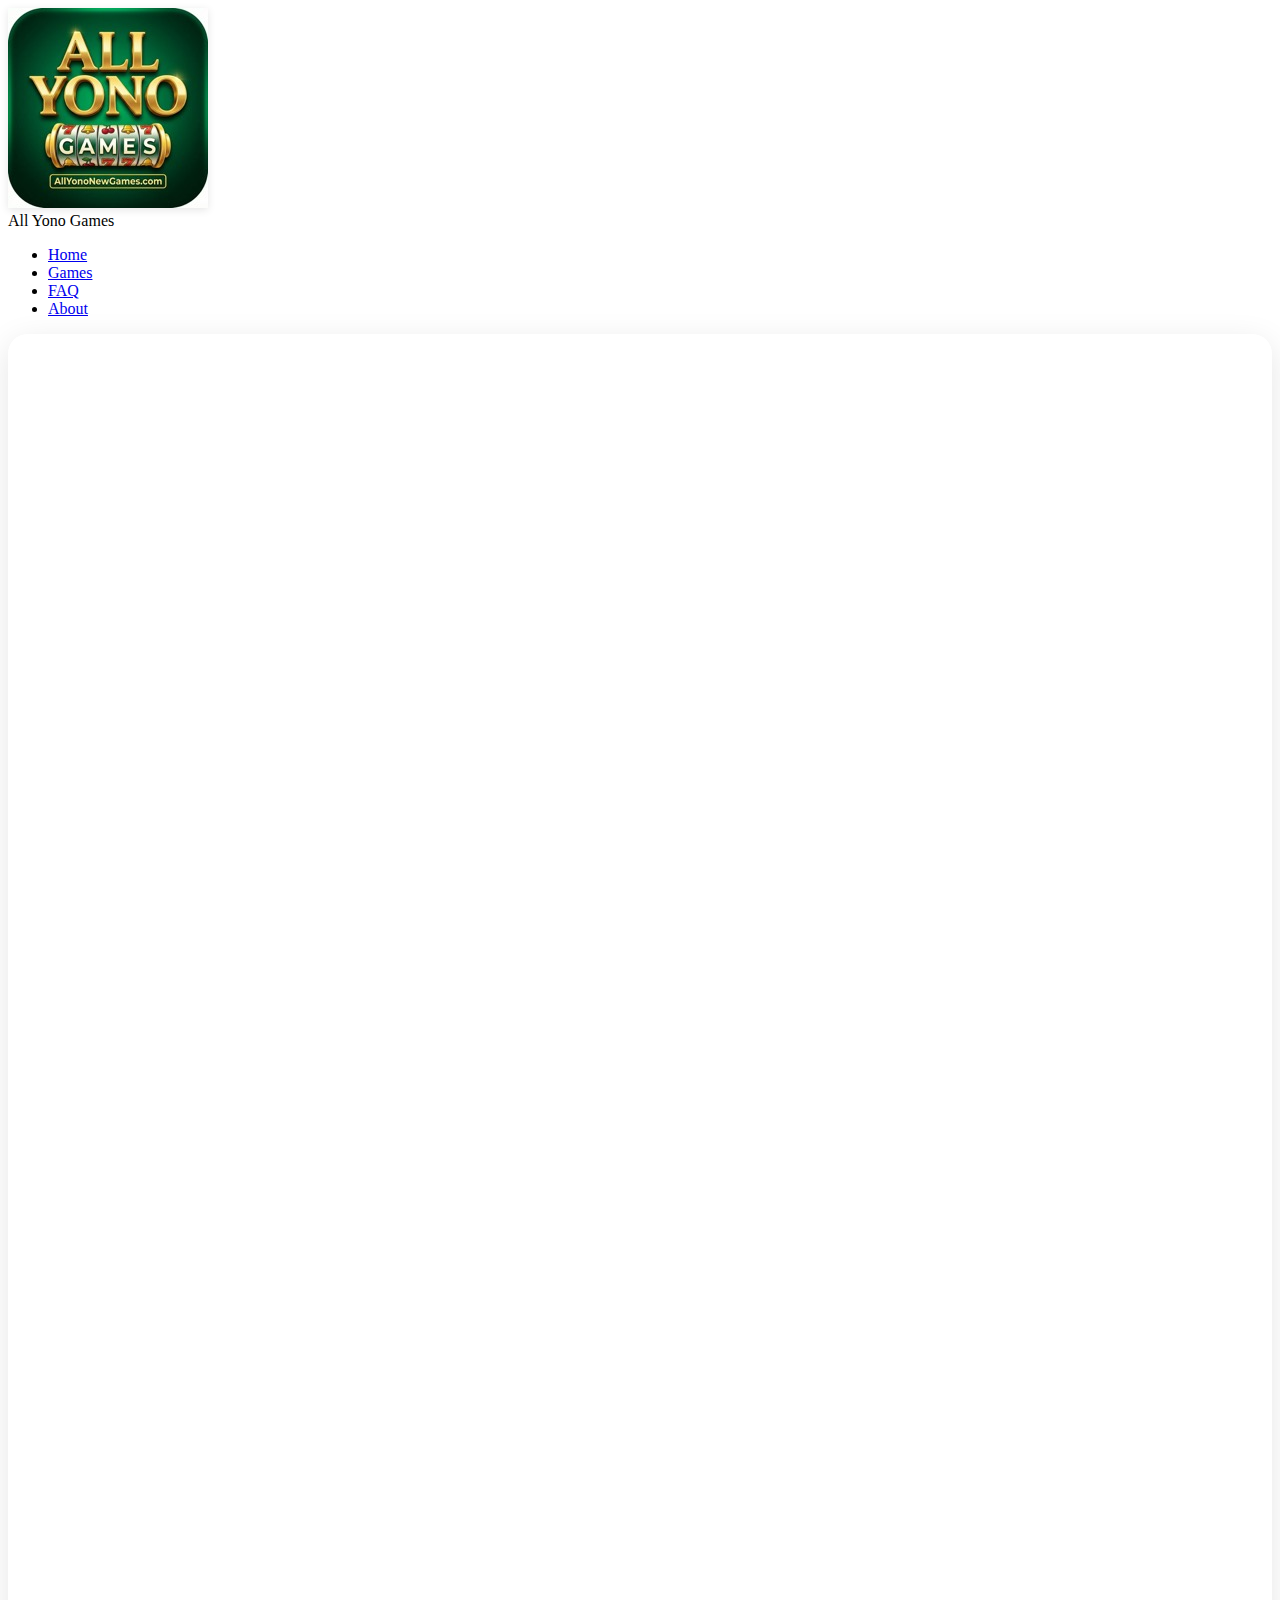
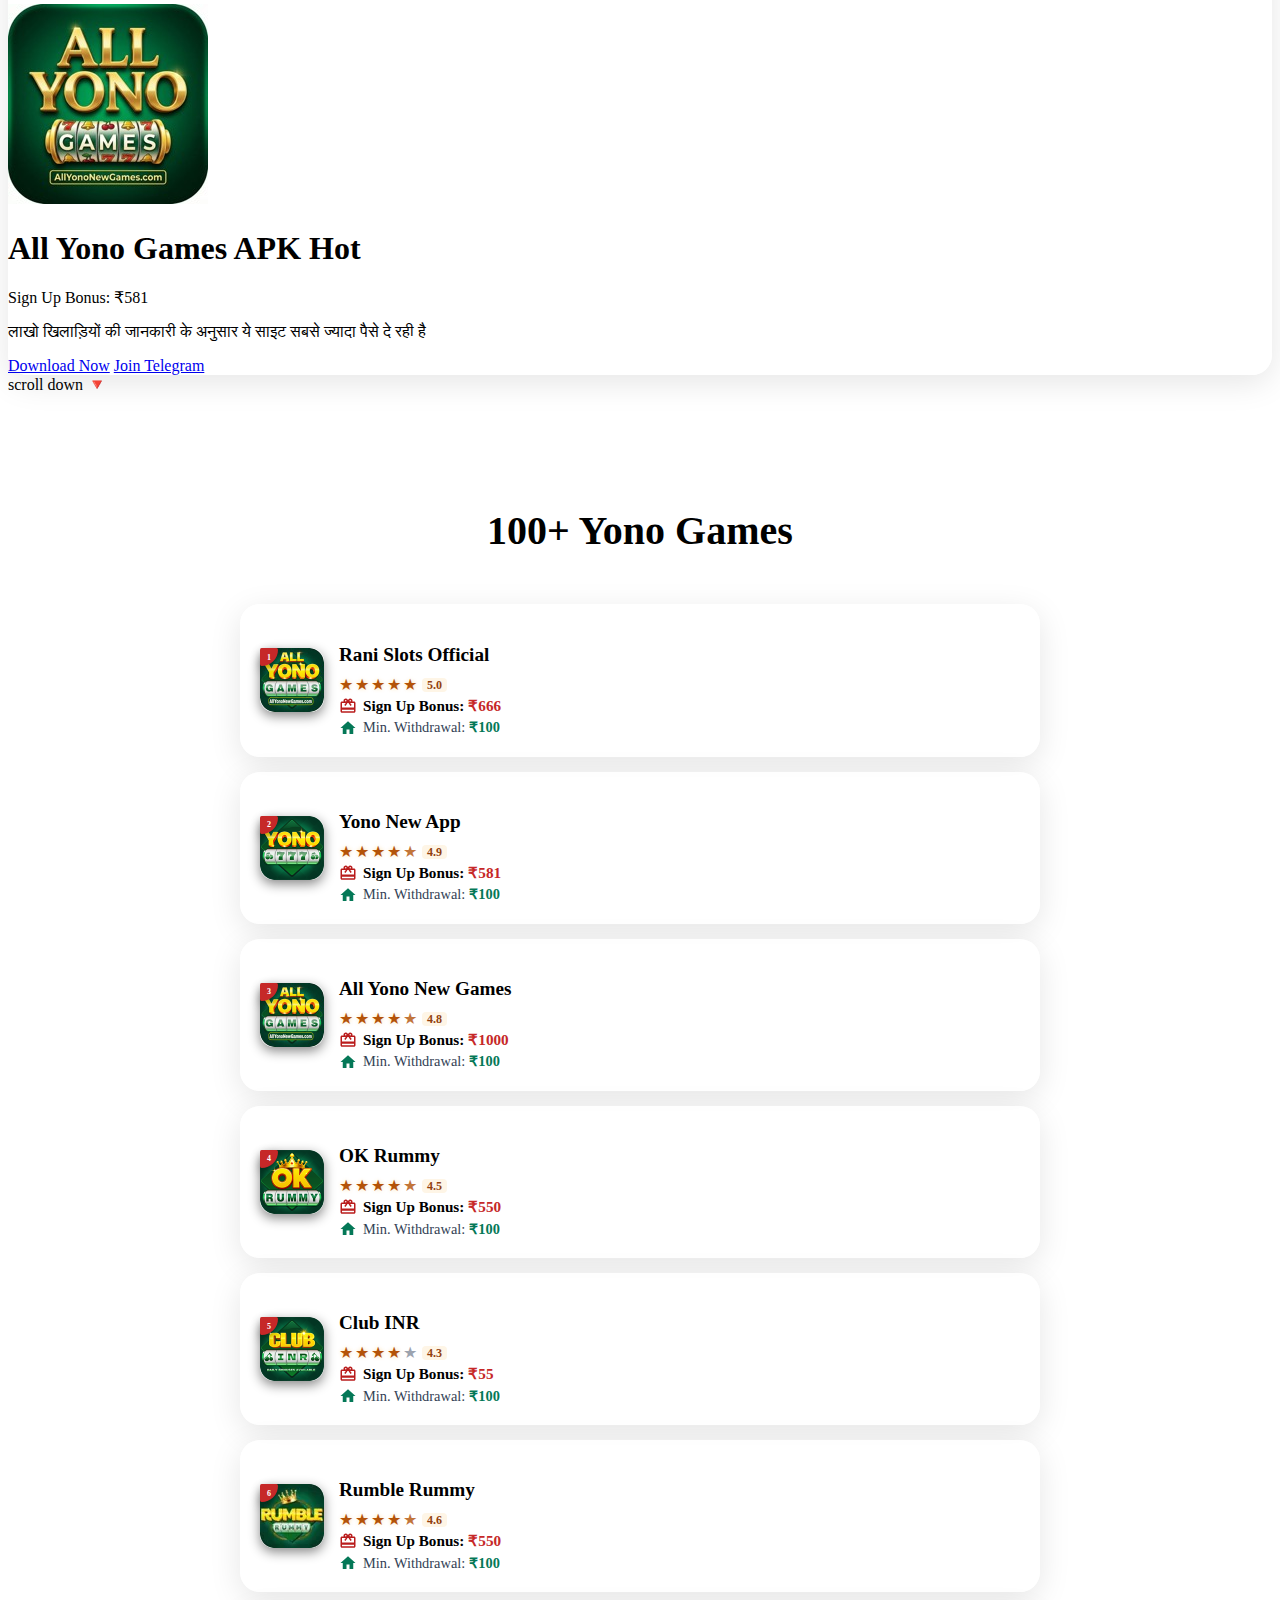
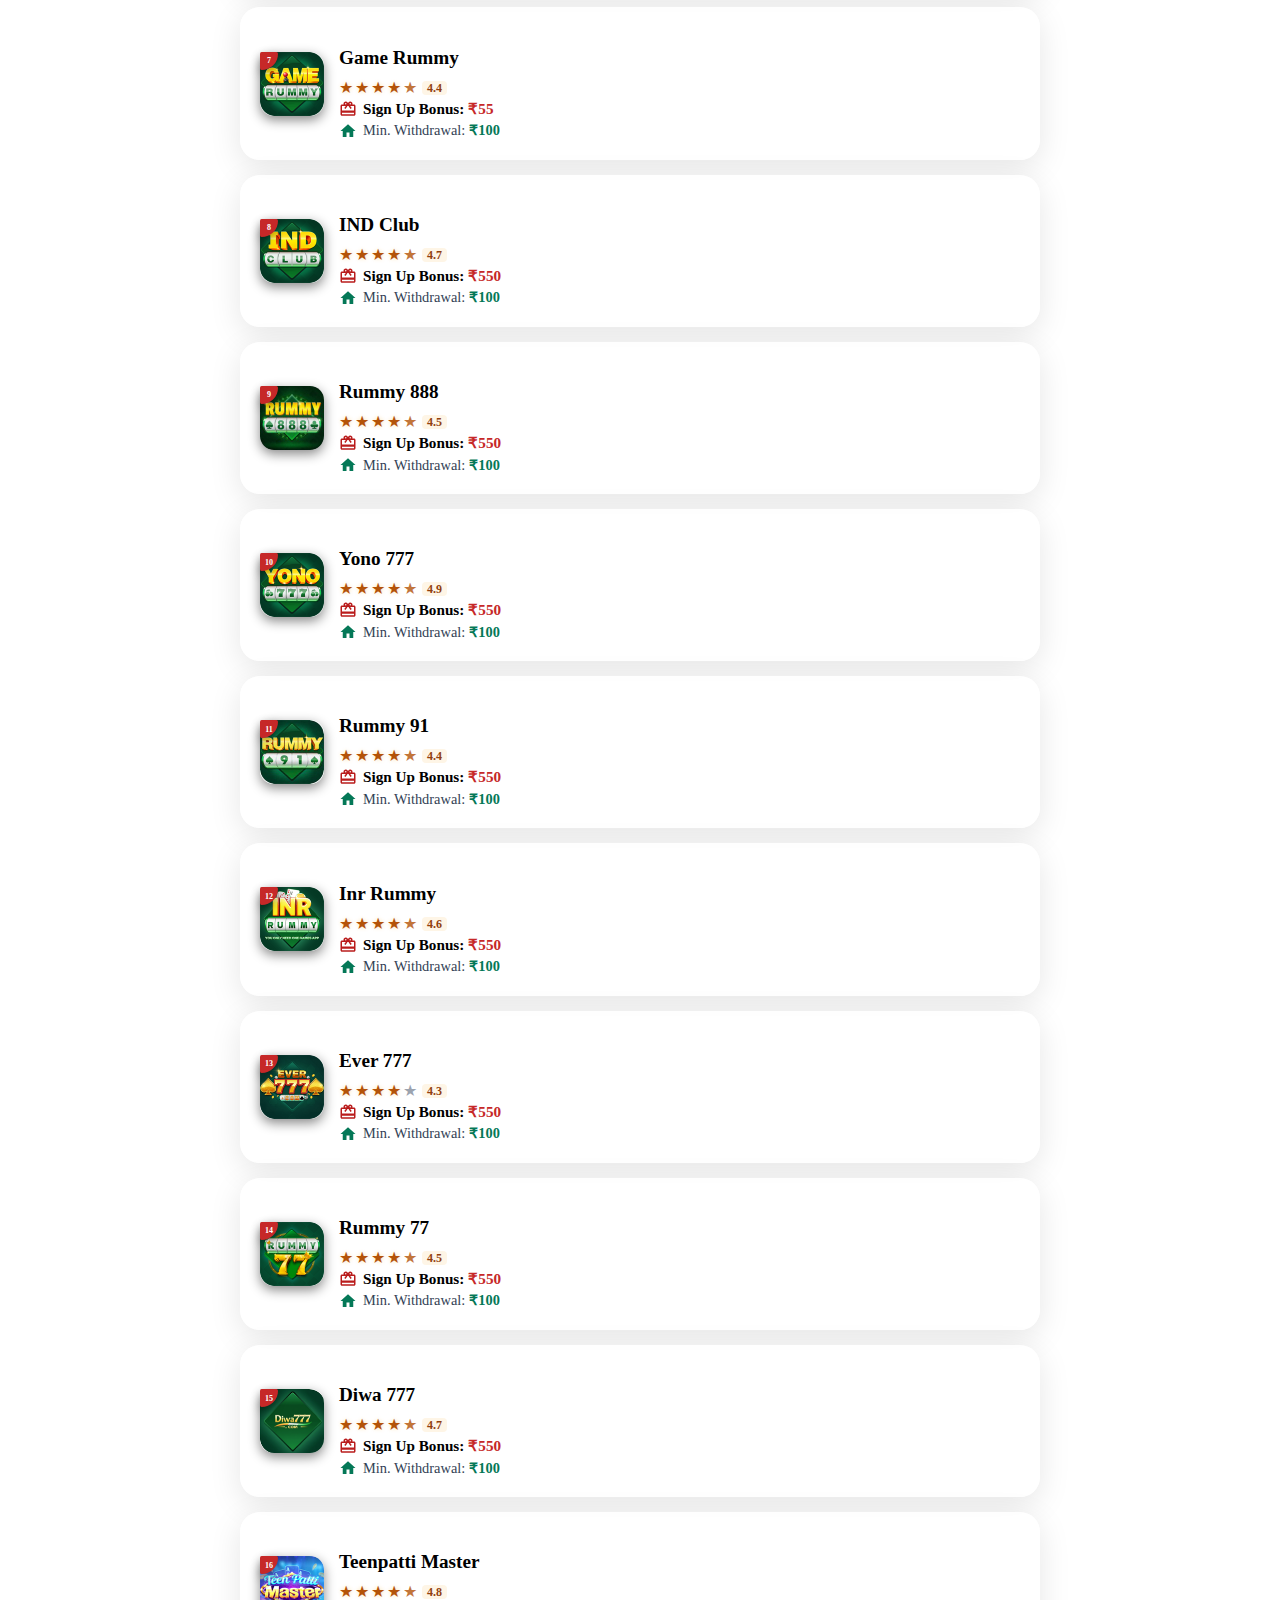
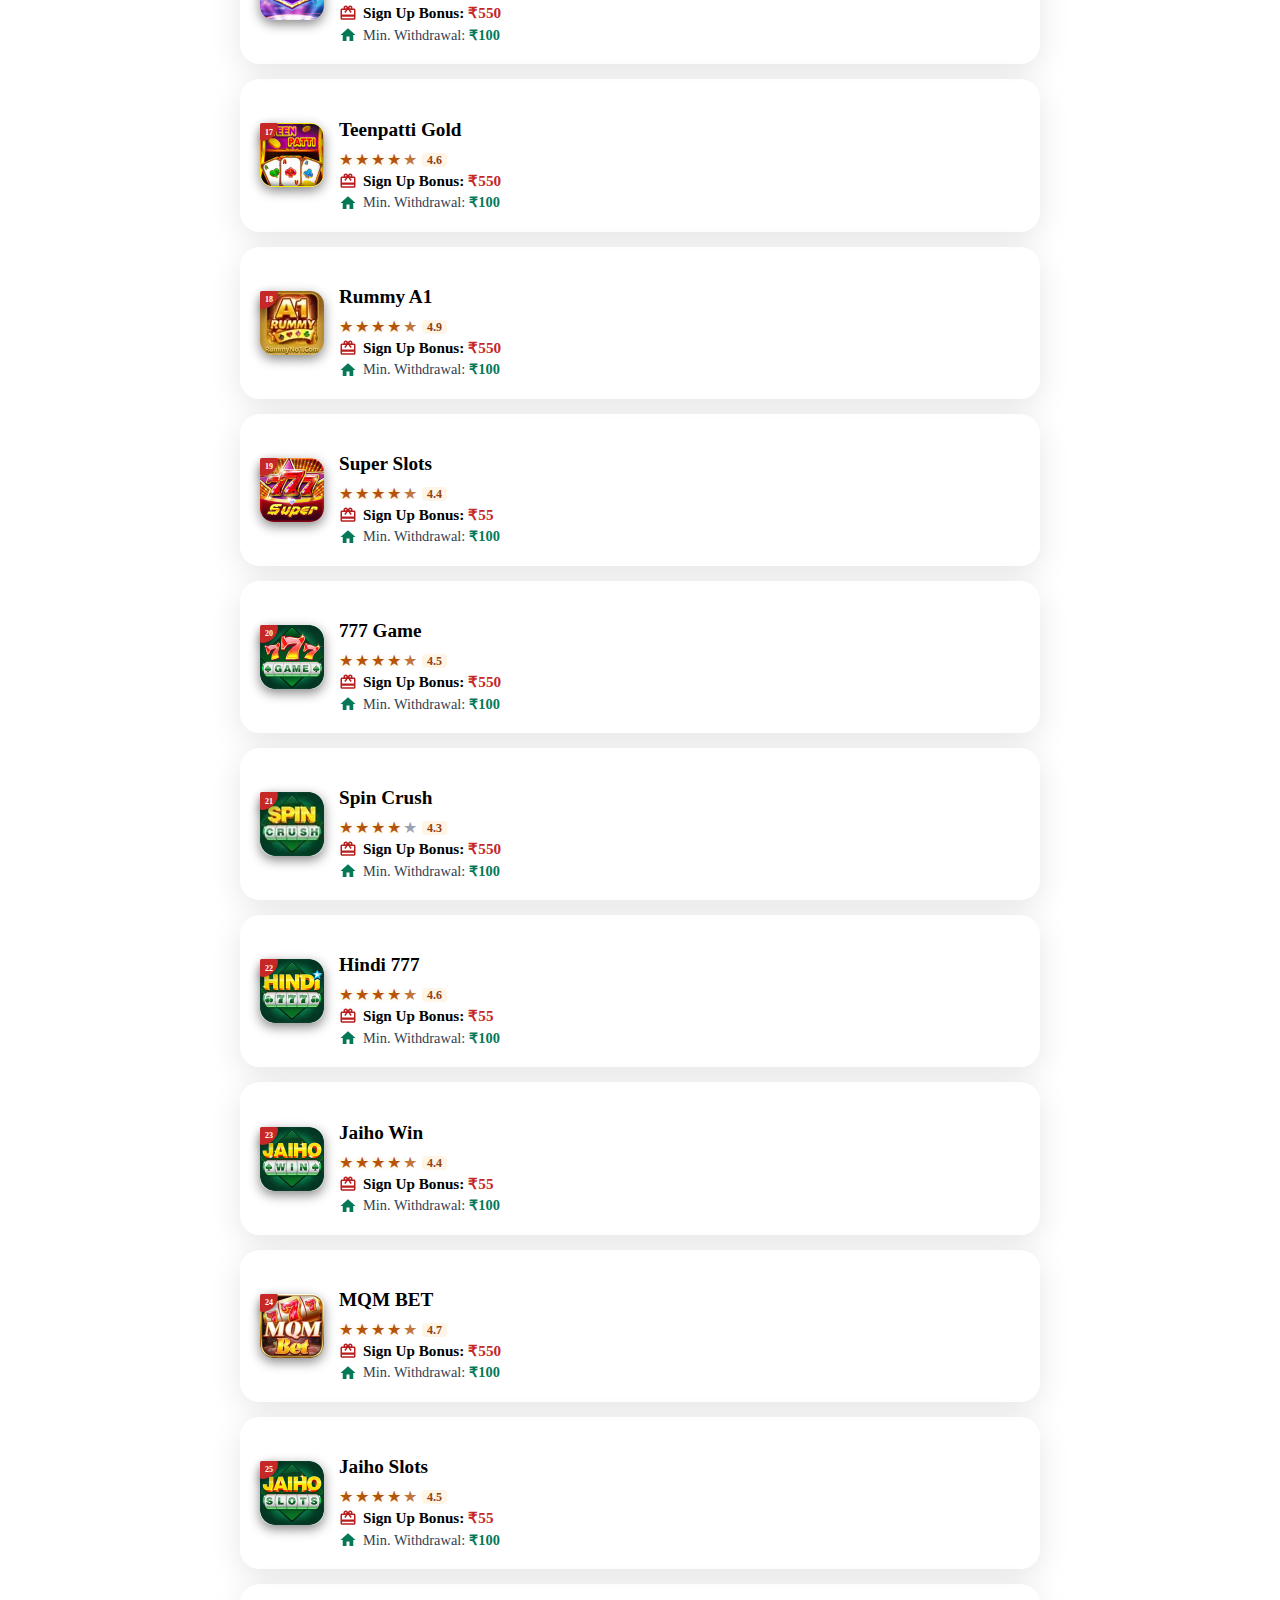
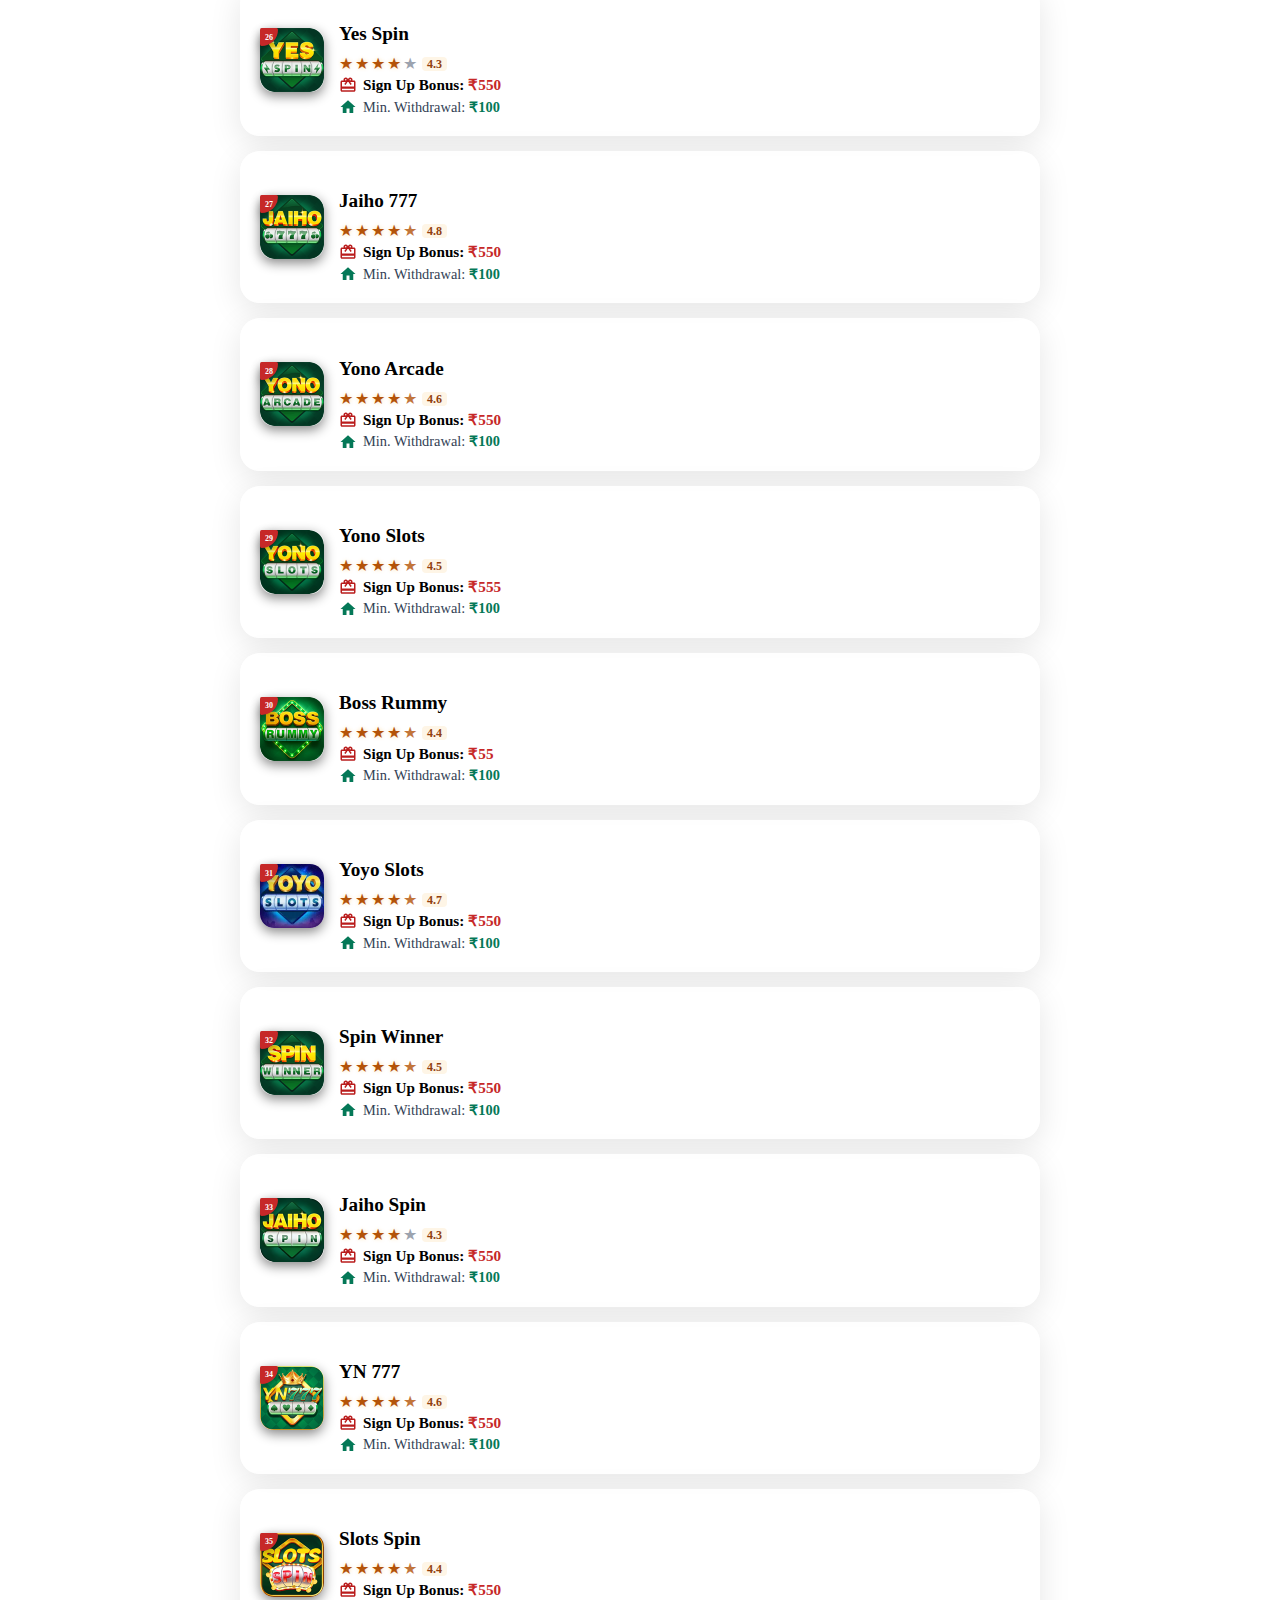
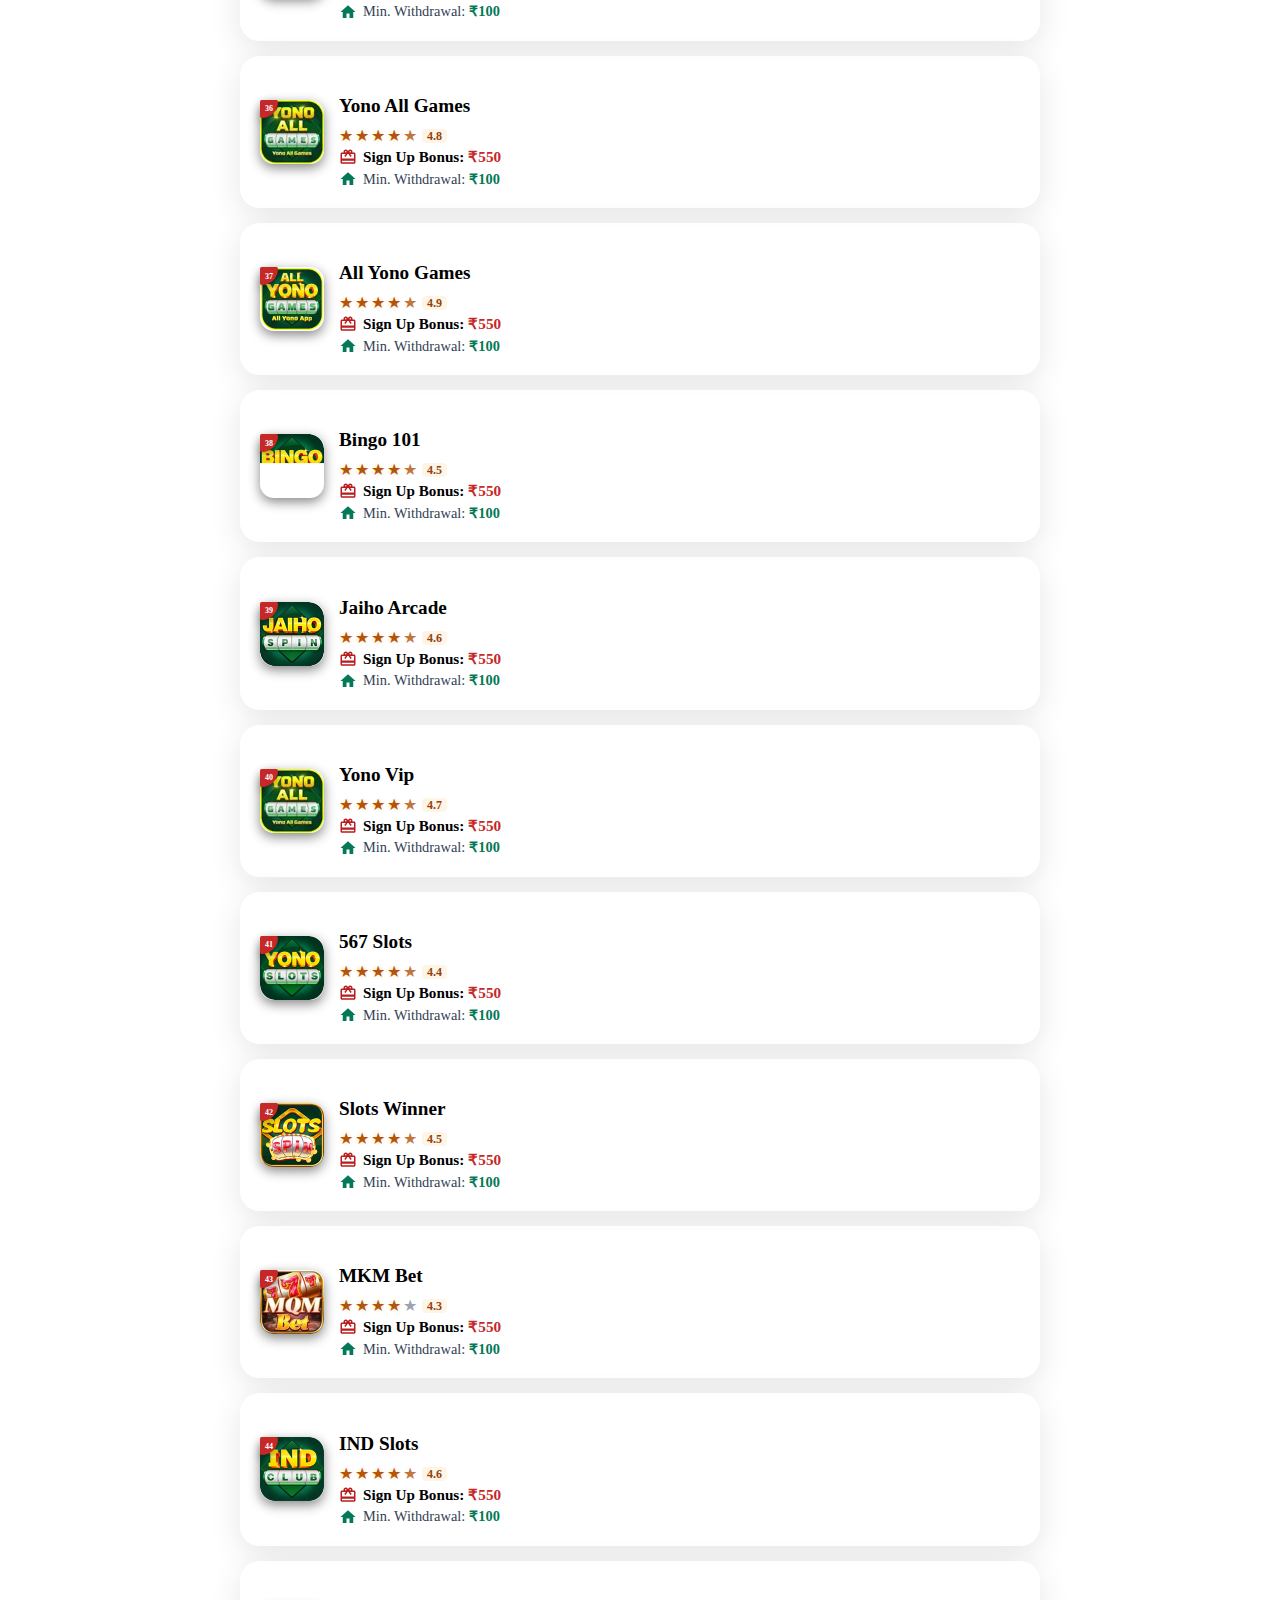
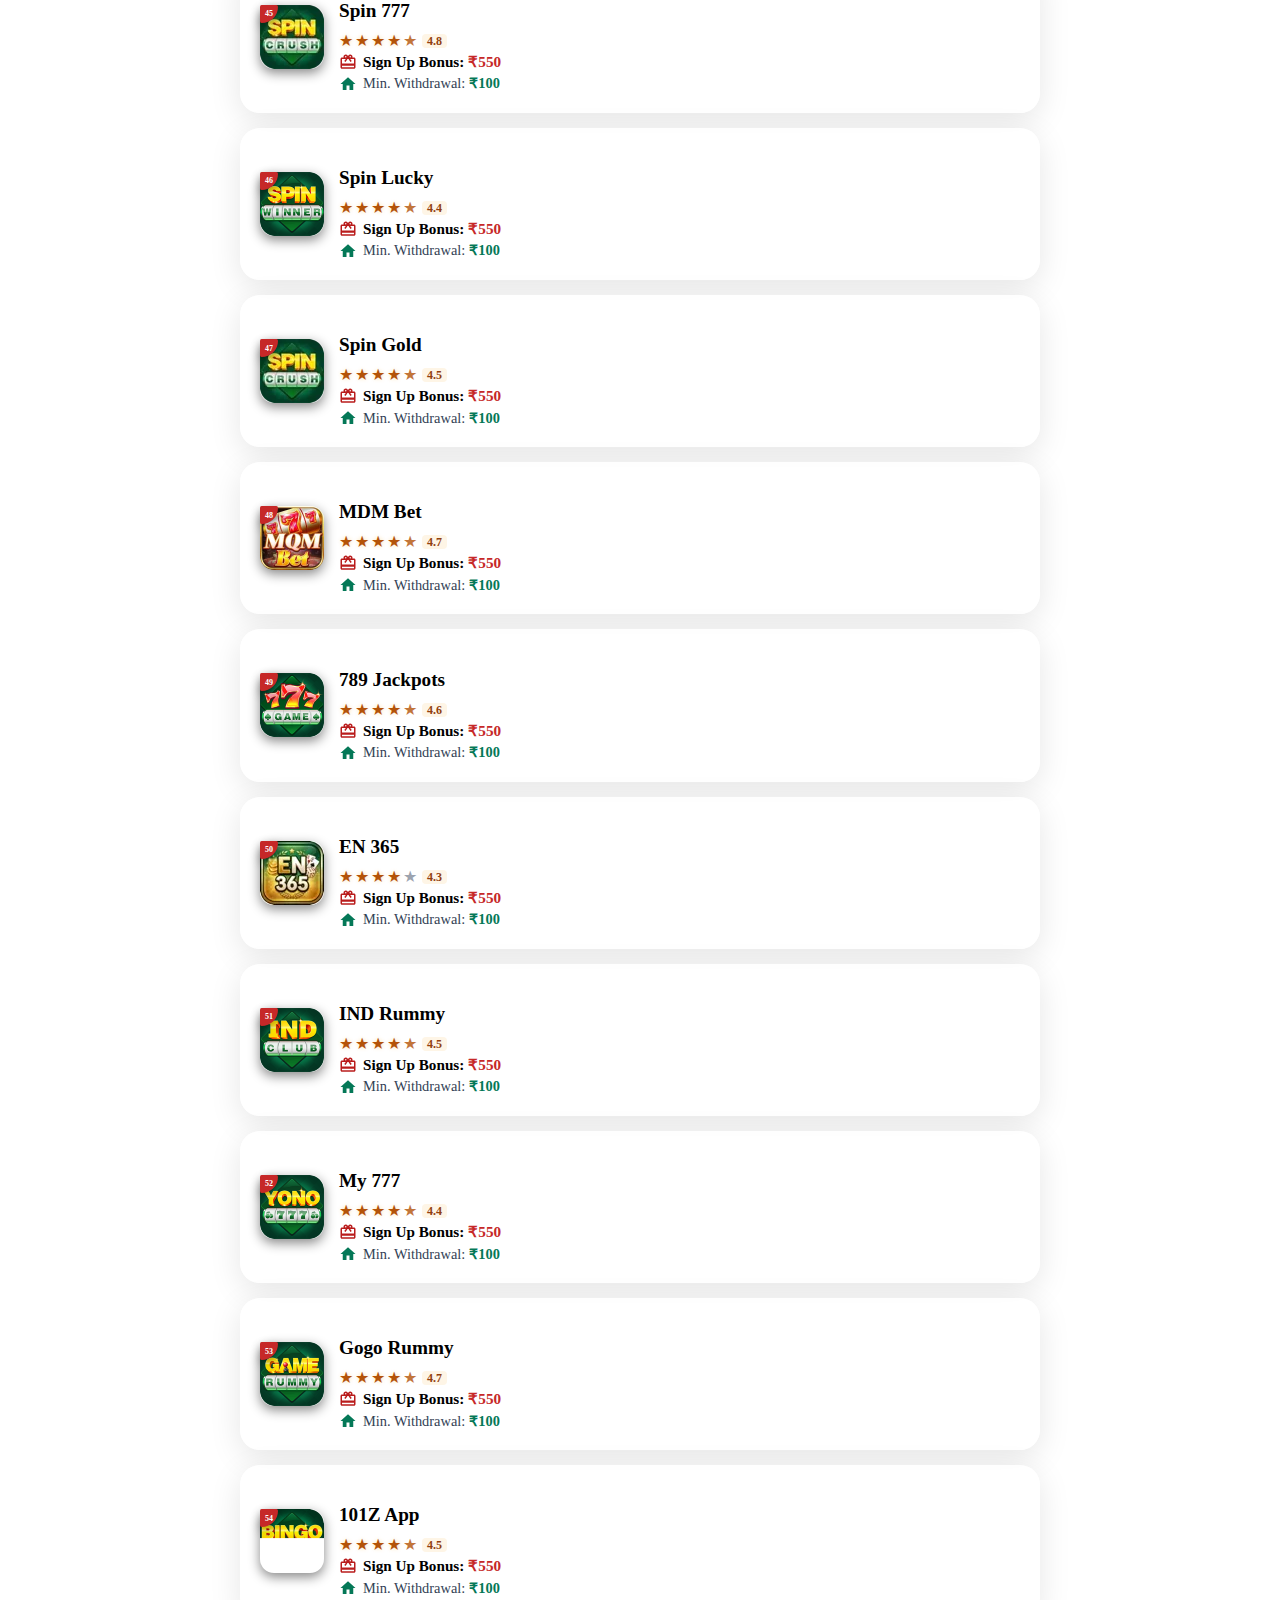
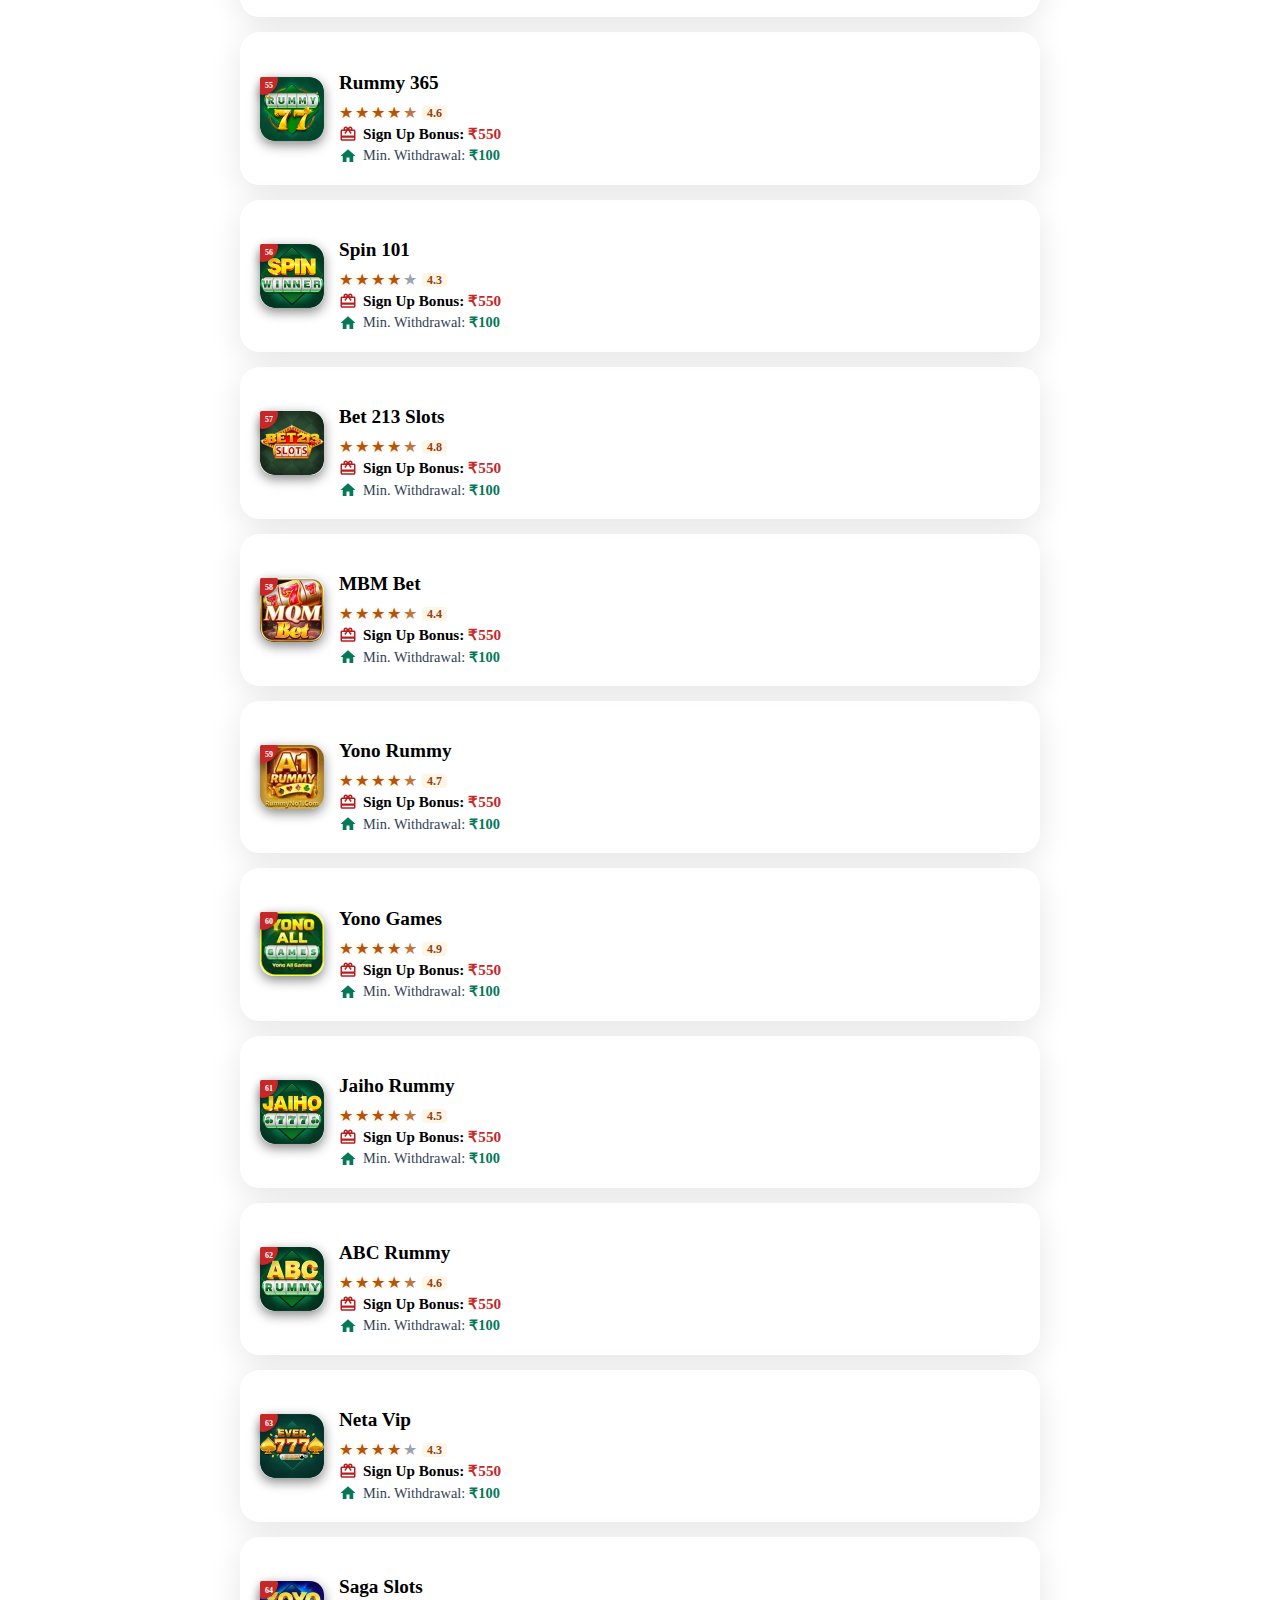
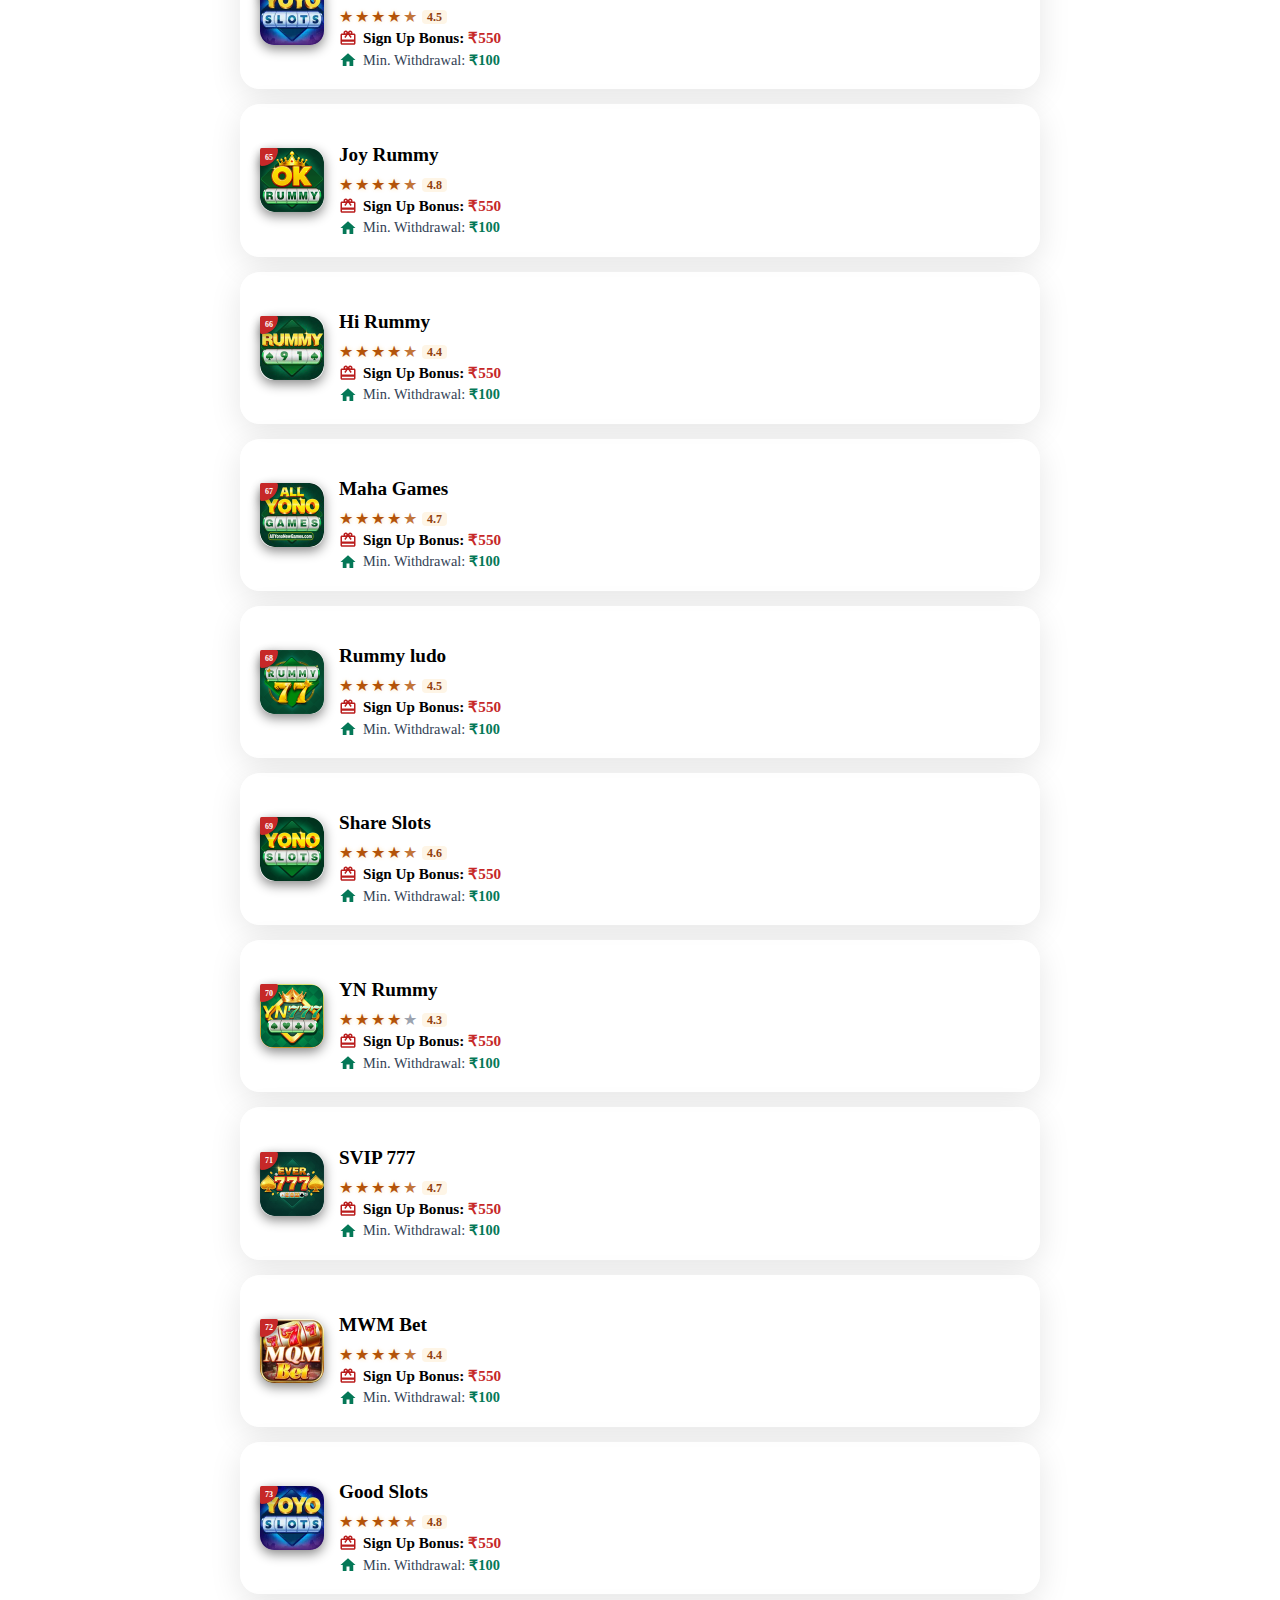
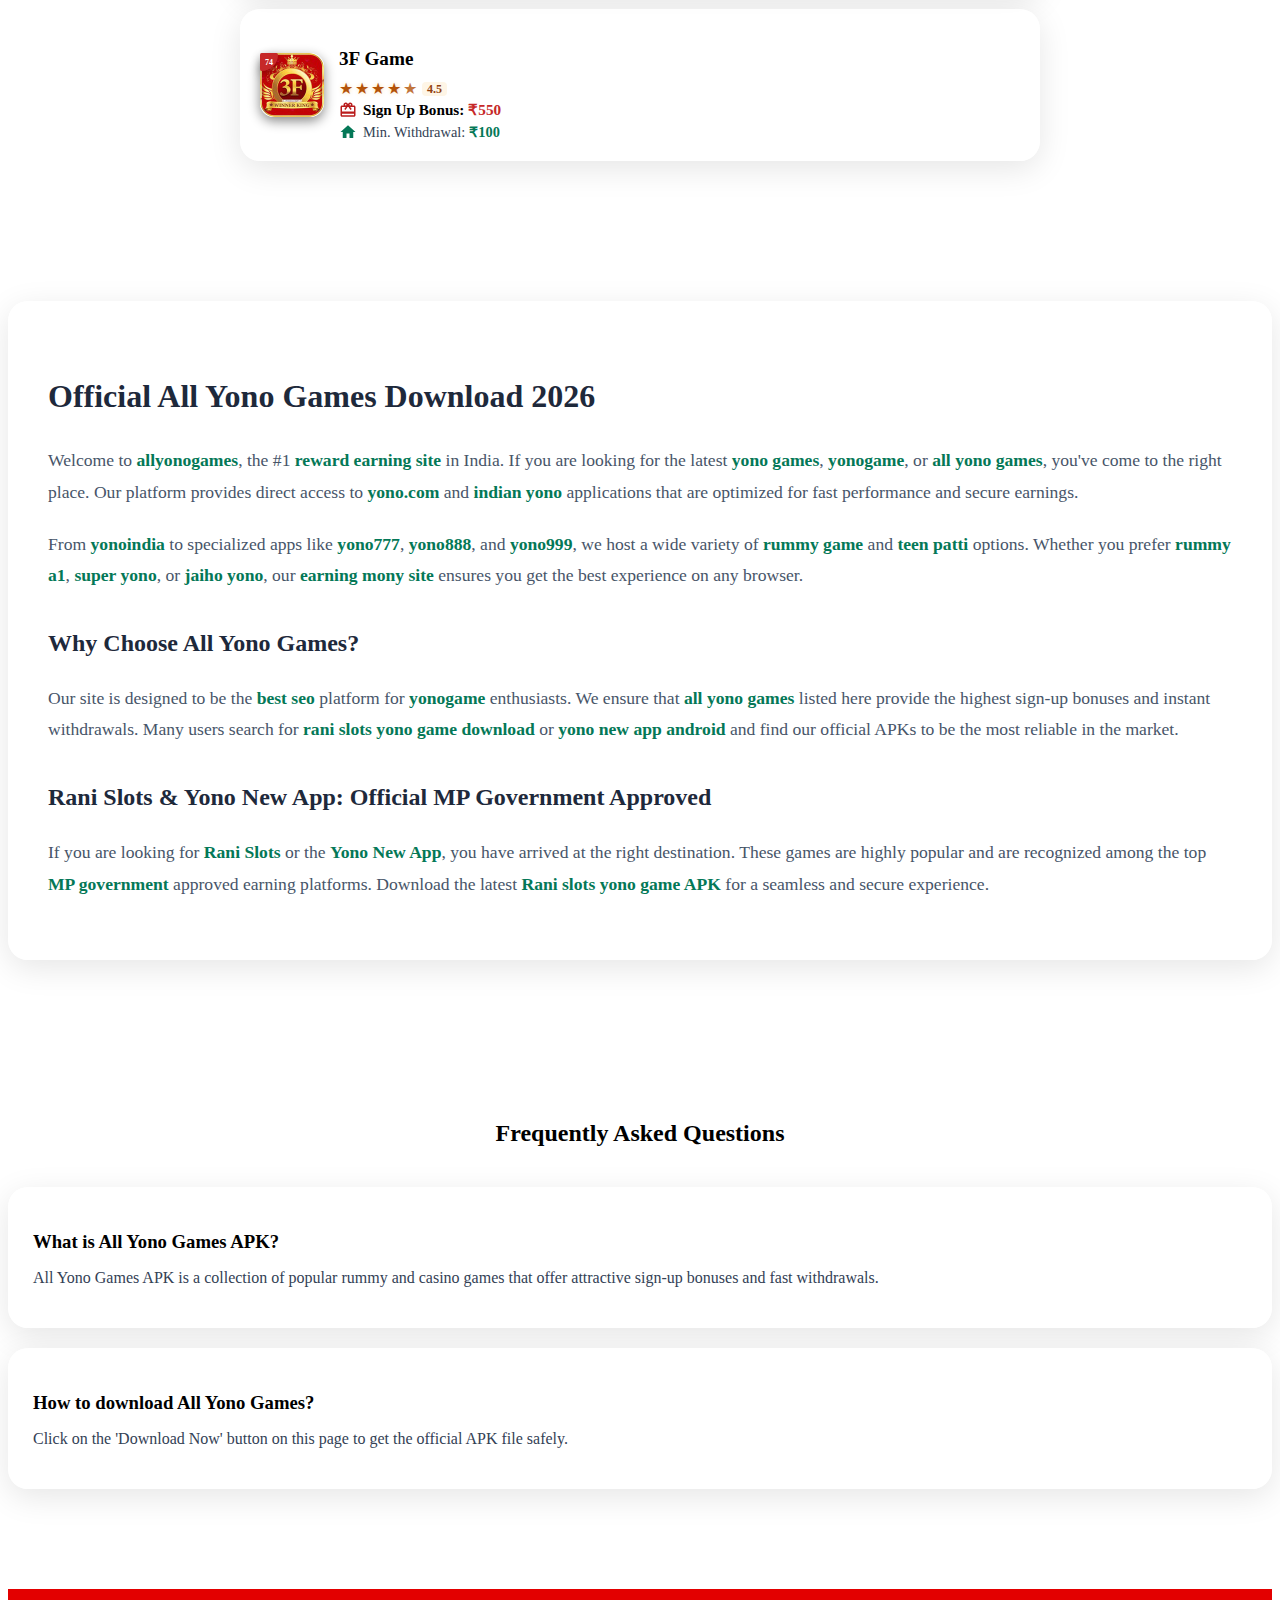
<file: index.html>
<!DOCTYPE html>
<html lang="en">

<head>
    <meta charset="UTF-8">
    <meta name="viewport" content="width=device-width, initial-scale=1.0">
    <title>All Yono Games 2026 - Official Rani Slots & Yono New App APK Download</title>
    <meta name="description"
        content="Official All Yono Games site. Download Rani Slots, Yono New App APK, Yono Rummy, & Super Yono. Official MP government approved games. Get sign-up bonuses on Yono777 & Yonoindia.">
    <meta name="keywords"
        content="rani slots, rani slot yono games, yono new app, rani slots yono game download, yono, yono games, all yono games, yonogame, allyonogames, reward earning site, mp government games, yono apk download for android, yono india, rummy, yono777, jaiho yono">
    <link rel="canonical" href="https://allyonogames.store/">

    <!-- JSON-LD Schema Markup -->
    <script type="application/ld+json">
    {
      "@context": "https://schema.org",
      "@type": "CollectionPage",
      "name": "All Yono Games Collection",
      "description": "The official collection of Yono Games, Rummy, and Teen Patti apps with high sign-up bonuses.",
      "url": "https://allyonogames.store/",
      "publisher": {
        "@type": "Organization",
        "name": "All Yono Games",
        "logo": {
          "@type": "ImageObject",
          "url": "https://allyonogames.store/assets/images/logo.png"
        }
      },
      "mainEntity": {
        "@type": "ItemList",
        "itemListElement": [
          {
            "@type": "ListItem",
            "position": 1,
            "name": "Rani Slots Yono Game",
            "url": "https://allyonogames.store/#games"
          },
          {
            "@type": "ListItem",
            "position": 2,
            "name": "Yono New App APK",
            "url": "https://allyonogames.store/#games"
          },
          {
            "@type": "ListItem",
            "position": 3,
            "name": "All Yono Games APK",
            "url": "https://allyonogames.store/#games"
          }
        ]
      }
    }
    </script>

    <!-- Open Graph / Facebook -->
    <meta property="og:type" content="website">
    <meta property="og:url" content="https://allyonogames.store/">
    <meta property="og:title" content="All Yono Games - Official Download Site for Yono Game & Rummy">
    <meta property="og:description"
        content="Access 100+ Yono games including Yono777, Yono888, and Super Yono. Best reward earning site for Indian gamers.">
    <meta property="og:image" content="https://allyonogames.store/assets/images/logo.png">

    <!-- Twitter -->
    <meta property="twitter:card" content="summary_large_image">
    <meta property="twitter:url" content="https://allyonogames.store/">
    <meta property="twitter:title" content="All Yono Games - #1 Yonoindia Earning Site">
    <meta property="twitter:description"
        content="Join the top reward earning site. Download All Yono Games APK for the best Rummy and Teen Patti experience.">
    <meta property="twitter:image" content="https://allyonogames.store/assets/images/logo.png">

    <!-- Fonts -->
    <link rel="preconnect" href="https://fonts.googleapis.com">
    <link rel="preconnect" href="https://fonts.gstatic.com" crossorigin>
    <link href="https://fonts.googleapis.com/css2?family=Poppins:wght@300;400;600;700&display=swap" rel="stylesheet">

    <link rel="stylesheet" href="style.css">
    <link rel="icon" type="image/png" href="assets/images/logo.png">
</head>

<body>
    <header>
        <nav class="container">
            <div class="logo-container">
                <img src="assets/images/logo.png" alt="All Yono Games Logo" class="nav-logo">
                <div class="logo">All Yono Games</div>
            </div>
            <ul class="nav-links">
                <li><a href="#home">Home</a></li>
                <li><a href="#games">Games</a></li>
                <li><a href="#faq">FAQ</a></li>
                <li><a href="#home">About</a></li>
            </ul>
        </nav>
    </header>

    <main id="home">

        <!-- Hero Section -->
        <section class="hero container">
            <div class="hero-content glass">
                <div id="coin-canvas"></div>
                <div class="hero-branding">
                    <img src="assets/images/logo.png" alt="All Yono Logo" class="hero-logo">
                    <h1>All Yono Games APK <span class="badge">Hot</span></h1>
                </div>
                <p class="bonus">Sign Up Bonus: <span>₹581</span></p>
                <p>लाखो खिलाड़ियों की जानकारी के
                    अनुसार ये साइट सबसे ज्यादा पैसे दे रही है</p>
                <div class="cta-group">
                    <a href="yonogamesc.com/?code=GK1QUEGAEJ4&t=1770705270" class="btn btn-primary"
                        id="download-main">Download Now</a>
                    <a href="https://t.me/allyonogames" class="btn btn-secondary">Join Telegram</a>
                </div>
            </div>
    </main>
    <div class="arrow">scroll down 🔻</div>
    <!-- Games List Section -->
    <section id="games" class="games-list container">
        <h2>100+ Yono Games</h2>
        <div class="grid" id="game-container">
            <!-- Game cards will be dynamically injected here -->
        </div>
    </section>


    <!-- SEO Content Section -->
    <section class="seo-content container">
        <div class="content-box glass">
            <h2>Official All Yono Games Download 2026</h2>
            <p>Welcome to <strong>allyonogames</strong>, the #1 <strong>reward earning site</strong> in India. If you
                are looking for the latest <strong>yono games</strong>, <strong>yonogame</strong>, or <strong>all yono
                    games</strong>, you've come to the right place. Our platform provides direct access to
                <strong>yono.com</strong> and <strong>indian yono</strong> applications that are optimized for fast
                performance and secure earnings.
            </p>

            <p>From <strong>yonoindia</strong> to specialized apps like <strong>yono777</strong>,
                <strong>yono888</strong>, and <strong>yono999</strong>, we host a wide variety of <strong>rummy
                    game</strong> and <strong>teen patti</strong> options. Whether you prefer <strong>rummy a1</strong>,
                <strong>super yono</strong>, or <strong>jaiho yono</strong>, our <strong>earning mony site</strong>
                ensures you get the best experience on any browser.
            </p>

            <h3>Why Choose All Yono Games?</h3>
            <p>Our site is designed to be the <strong>best seo</strong> platform for <strong>yonogame</strong>
                enthusiasts. We ensure that <strong>all yono games</strong> listed here provide the highest sign-up
                bonuses and instant withdrawals. Many users search for <strong>rani slots yono game download</strong> or
                <strong>yono new app android</strong> and find our official APKs to be the most reliable in the market.
            </p>

            <h3>Rani Slots & Yono New App: Official MP Government Approved</h3>
            <p>If you are looking for <strong>Rani Slots</strong> or the <strong>Yono New App</strong>, you have arrived
                at the right destination. These games are highly popular and are recognized among the top <strong>MP
                    government</strong> approved earning platforms. Download the latest <strong>Rani slots yono game
                    APK</strong> for a seamless and secure experience.
            </p>
        </div>
    </section>

    <!-- FAQ Section -->

    <section id="faq" class="faq container">
        <h2>Frequently Asked Questions</h2>
        <div class="faq-item glass">
            <h3>What is All Yono Games APK?</h3>
            <p>All Yono Games APK is a collection of popular rummy and casino games that offer attractive sign-up
                bonuses and fast withdrawals.</p>
        </div>
        <div class="faq-item glass">
            <h3>How to download All Yono Games?</h3>
            <p>Click on the 'Download Now' button on this page to get the official APK file safely.</p>
        </div>
    </section>

    <!-- Important Notice Section -->
    <section class="notice-section">
        <div class="container">
            <div class="notice-box glass">
                <div class="notice-header">
                    <svg class="warning-icon" viewBox="0 0 24 24" fill="currentColor">
                        <path d="M1 21h22L12 2 1 21zm12-3h-2v-2h2v2zm0-4h-2v-4h2v4z" />
                    </svg>
                    <h3><u>Important Notice</u></h3>
                </div>
                <div class="notice-content">
                    <p><strong>AllYonoNewGames.com</strong> doesn't run or the apps listed here. The <strong>rummy
                            app</strong> can be addictive and risky financially, so use them carefully. Only for
                        <strong>18+ people</strong>.
                    </p>
                    <p>Please read our <strong><a href="#">Disclaimer page</a></strong> and the specific disclaimer for
                        each app.</p>
                    <p><strong>Alert: Rummy</strong>, a skill-based game, is banned by the government in <strong>Andhra
                            Pradesh, Sikkim, Nagaland, Assam, Arunachal Pradesh, Tamil Nadu, Odisha, and
                            Telangana</strong>.</p>
                </div>
                <div class="notice-footer">
                    <p>Thanks For Reading Till...</p>
                </div>
            </div>
        </div>
    </section>

    <footer>

        <div class="container">
            <img src="assets/images/logo.png" alt="All Yono Logo" class="footer-logo">
            <p>&copy; 2026 allyonogames. All rights reserved.</p>

            <p class="disclaimer">Important Notice: Gambling involves financial risk. Please play responsibly. 18+ only.
            </p>
        </div>
    </footer>

    <script src="script.js"></script>
</body>

</html>
</file>
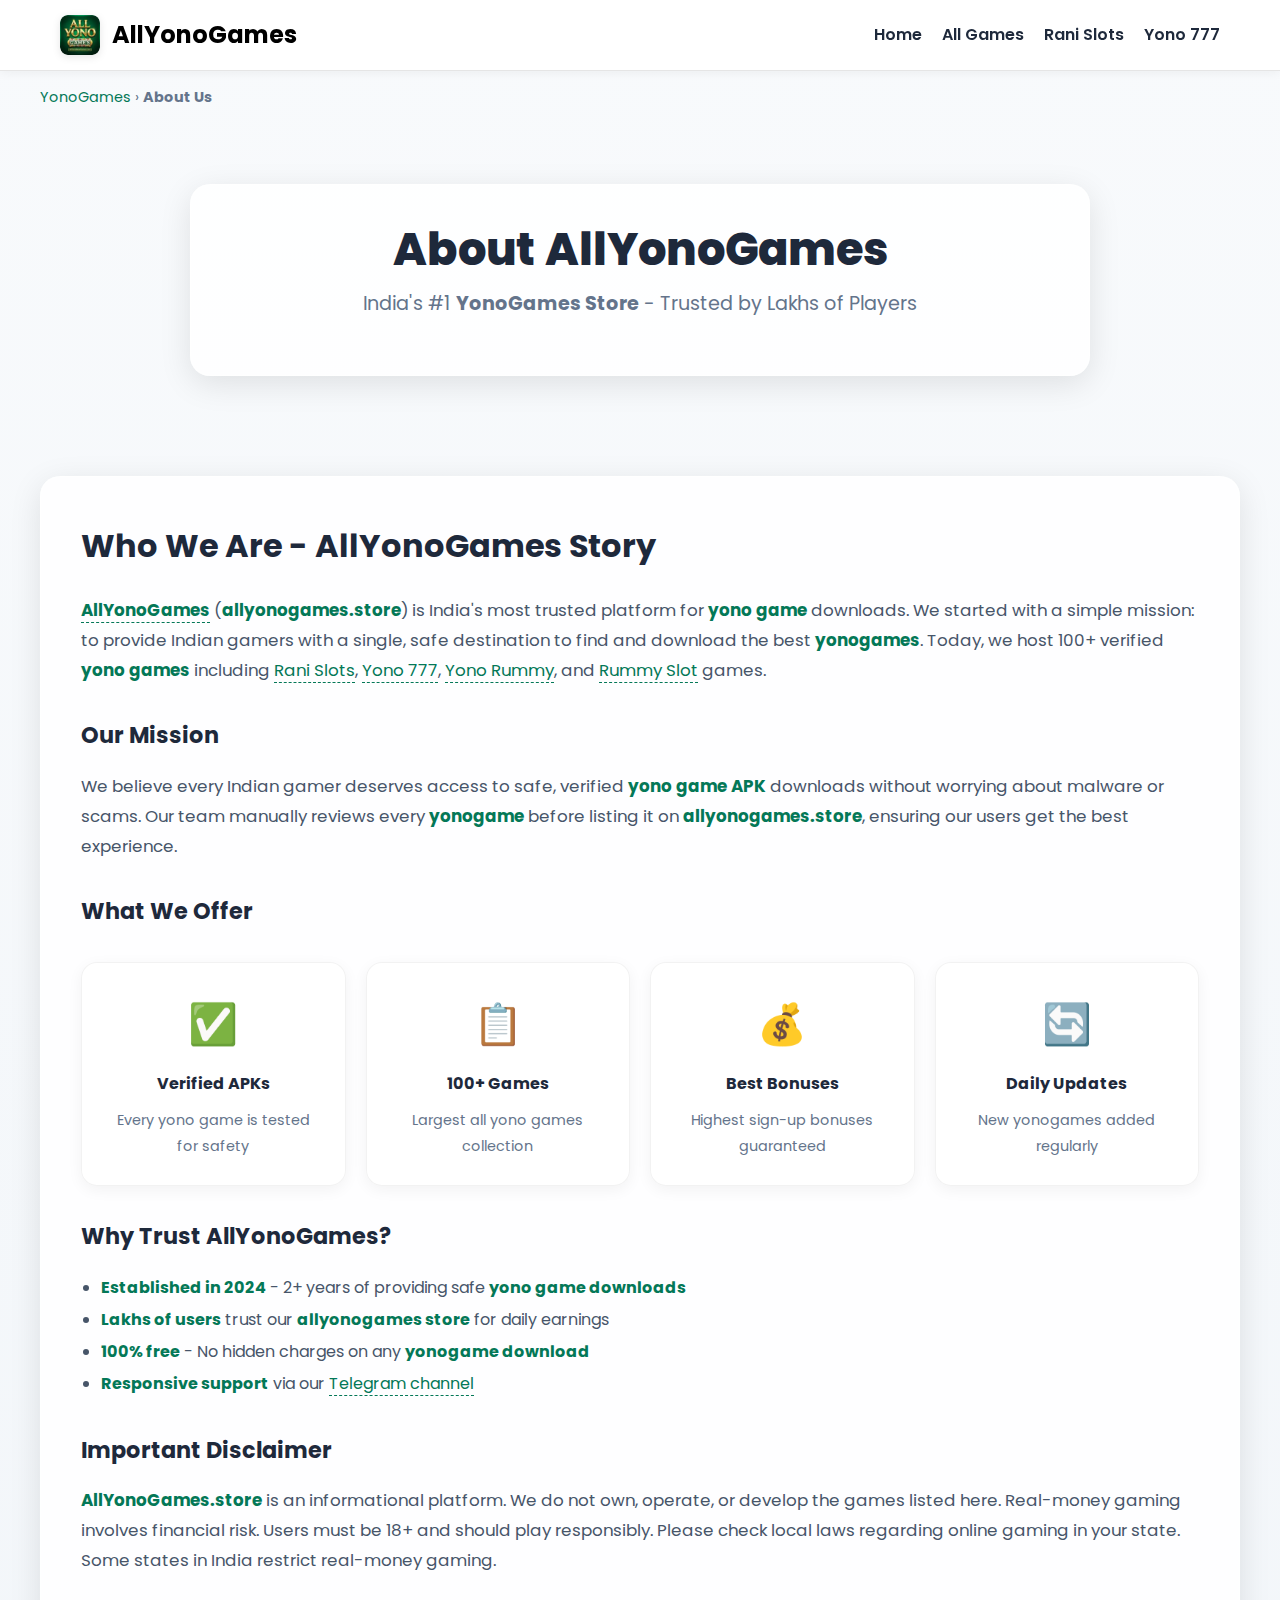
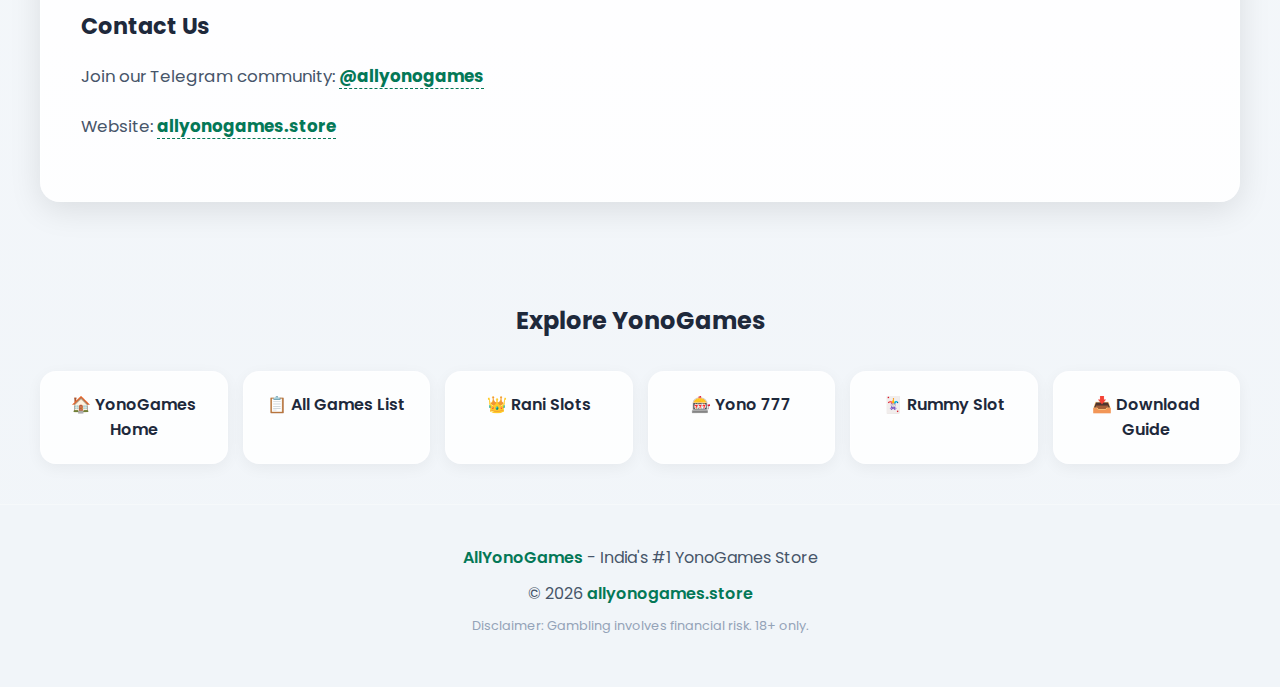
<file: about.html>
<!DOCTYPE html>
<html lang="en">
<head>
    <meta charset="UTF-8">
    <meta name="viewport" content="width=device-width, initial-scale=1.0">
    <title>About AllYonoGames - Official YonoGames Store | allyonogames.store</title>
    <meta name="description" content="About AllYonoGames - the official yonogames store. Learn about our mission to provide safe yono game downloads, verified APKs, and the best earning games in India.">
    <meta name="keywords" content="about allyonogames, allyonogames store, yonogames about, about yono games, allyonogames contact, yono games official site, about us allyonogames">
    <meta name="robots" content="index, follow">
    <link rel="canonical" href="https://allyonogames.store/about.html">
    <meta property="og:title" content="About AllYonoGames - Official YonoGames Store">
    <meta property="og:url" content="https://allyonogames.store/about.html">
    <meta property="og:image" content="https://allyonogames.store/assets/images/logo.webp">
    <script type="application/ld+json">
    {"@context":"https://schema.org","@type":"AboutPage","name":"About AllYonoGames","url":"https://allyonogames.store/about.html","description":"About AllYonoGames - the official yonogames store providing safe yono game downloads.","publisher":{"@type":"Organization","name":"AllYonoGames","url":"https://allyonogames.store/","logo":{"@type":"ImageObject","url":"https://allyonogames.store/assets/images/logo.webp"}}}
    </script>
    <link rel="icon" type="image/webp" href="assets/images/logo.webp">
    <link href="https://fonts.googleapis.com/css2?family=Poppins:wght@400;600;700;800&display=swap" rel="stylesheet">
    <link rel="stylesheet" href="pages.css">
</head>
<body>
    <header><nav class="container"><div class="logo-container"><img src="assets/images/logo.webp" alt="AllYonoGames Logo" class="nav-logo" width="40" height="40"><div class="logo"><a href="https://allyonogames.store/">AllYonoGames</a></div></div><ul class="nav-links"><li><a href="https://allyonogames.store/">Home</a></li><li><a href="all-yono-games-list.html">All Games</a></li><li><a href="rani-slots.html">Rani Slots</a></li><li><a href="yono-777.html">Yono 777</a></li></ul></nav></header>
    <main>
        <div class="container breadcrumb"><a href="https://allyonogames.store/">YonoGames</a> › <strong>About Us</strong></div>
        <section class="page-hero container"><div class="hero-box">
            <h1>About AllYonoGames</h1>
            <p class="subtitle">India's #1 <strong>YonoGames Store</strong> - Trusted by Lakhs of Players</p>
        </div></section>
        <section class="content-section container"><div class="content-box">
            <h2>Who We Are - AllYonoGames Story</h2>
            <p><strong><a href="https://allyonogames.store/">AllYonoGames</a></strong> (<strong>allyonogames.store</strong>) is India's most trusted platform for <strong>yono game</strong> downloads. We started with a simple mission: to provide Indian gamers with a single, safe destination to find and download the best <strong>yonogames</strong>. Today, we host 100+ verified <strong>yono games</strong> including <a href="rani-slots.html">Rani Slots</a>, <a href="yono-777.html">Yono 777</a>, <a href="yono-rummy.html">Yono Rummy</a>, and <a href="rummy-slot.html">Rummy Slot</a> games.</p>

            <h3>Our Mission</h3>
            <p>We believe every Indian gamer deserves access to safe, verified <strong>yono game APK</strong> downloads without worrying about malware or scams. Our team manually reviews every <strong>yonogame</strong> before listing it on <strong>allyonogames.store</strong>, ensuring our users get the best experience.</p>

            <h3>What We Offer</h3>
            <div class="features-grid">
                <div class="feature-card"><div class="feature-icon">✅</div><h4>Verified APKs</h4><p>Every yono game is tested for safety</p></div>
                <div class="feature-card"><div class="feature-icon">📋</div><h4>100+ Games</h4><p>Largest all yono games collection</p></div>
                <div class="feature-card"><div class="feature-icon">💰</div><h4>Best Bonuses</h4><p>Highest sign-up bonuses guaranteed</p></div>
                <div class="feature-card"><div class="feature-icon">🔄</div><h4>Daily Updates</h4><p>New yonogames added regularly</p></div>
            </div>

            <h3>Why Trust AllYonoGames?</h3>
            <ul>
                <li><strong>Established in 2024</strong> - 2+ years of providing safe <strong>yono game downloads</strong></li>
                <li><strong>Lakhs of users</strong> trust our <strong>allyonogames store</strong> for daily earnings</li>
                <li><strong>100% free</strong> - No hidden charges on any <strong>yonogame download</strong></li>
                <li><strong>Responsive support</strong> via our <a href="https://t.me/allyonogames" target="_blank" rel="noopener noreferrer">Telegram channel</a></li>
            </ul>

            <h3>Important Disclaimer</h3>
            <p><strong>AllYonoGames.store</strong> is an informational platform. We do not own, operate, or develop the games listed here. Real-money gaming involves financial risk. Users must be 18+ and should play responsibly. Please check local laws regarding online gaming in your state. Some states in India restrict real-money gaming.</p>

            <h3>Contact Us</h3>
            <p>Join our Telegram community: <a href="https://t.me/allyonogames" target="_blank" rel="noopener noreferrer"><strong>@allyonogames</strong></a></p>
            <p>Website: <a href="https://allyonogames.store/"><strong>allyonogames.store</strong></a></p>
        </div></section>
        <section class="internal-links container"><h2 style="text-align:center;margin-bottom:30px">Explore YonoGames</h2><div class="links-grid">
            <a href="https://allyonogames.store/" class="link-card">🏠 YonoGames Home</a>
            <a href="all-yono-games-list.html" class="link-card">📋 All Games List</a>
            <a href="rani-slots.html" class="link-card">👑 Rani Slots</a>
            <a href="yono-777.html" class="link-card">🎰 Yono 777</a>
            <a href="rummy-slot.html" class="link-card">🃏 Rummy Slot</a>
            <a href="yono-game-download.html" class="link-card">📥 Download Guide</a>
        </div></section>
    </main>
    <footer><div class="container"><p><a href="https://allyonogames.store/">AllYonoGames</a> - India's #1 YonoGames Store</p><p>&copy; 2026 <a href="https://allyonogames.store/">allyonogames.store</a></p><p style="font-size:.8rem;color:#94a3b8;margin-top:10px">Disclaimer: Gambling involves financial risk. 18+ only.</p></div></footer>
</body>
</html>
</file>
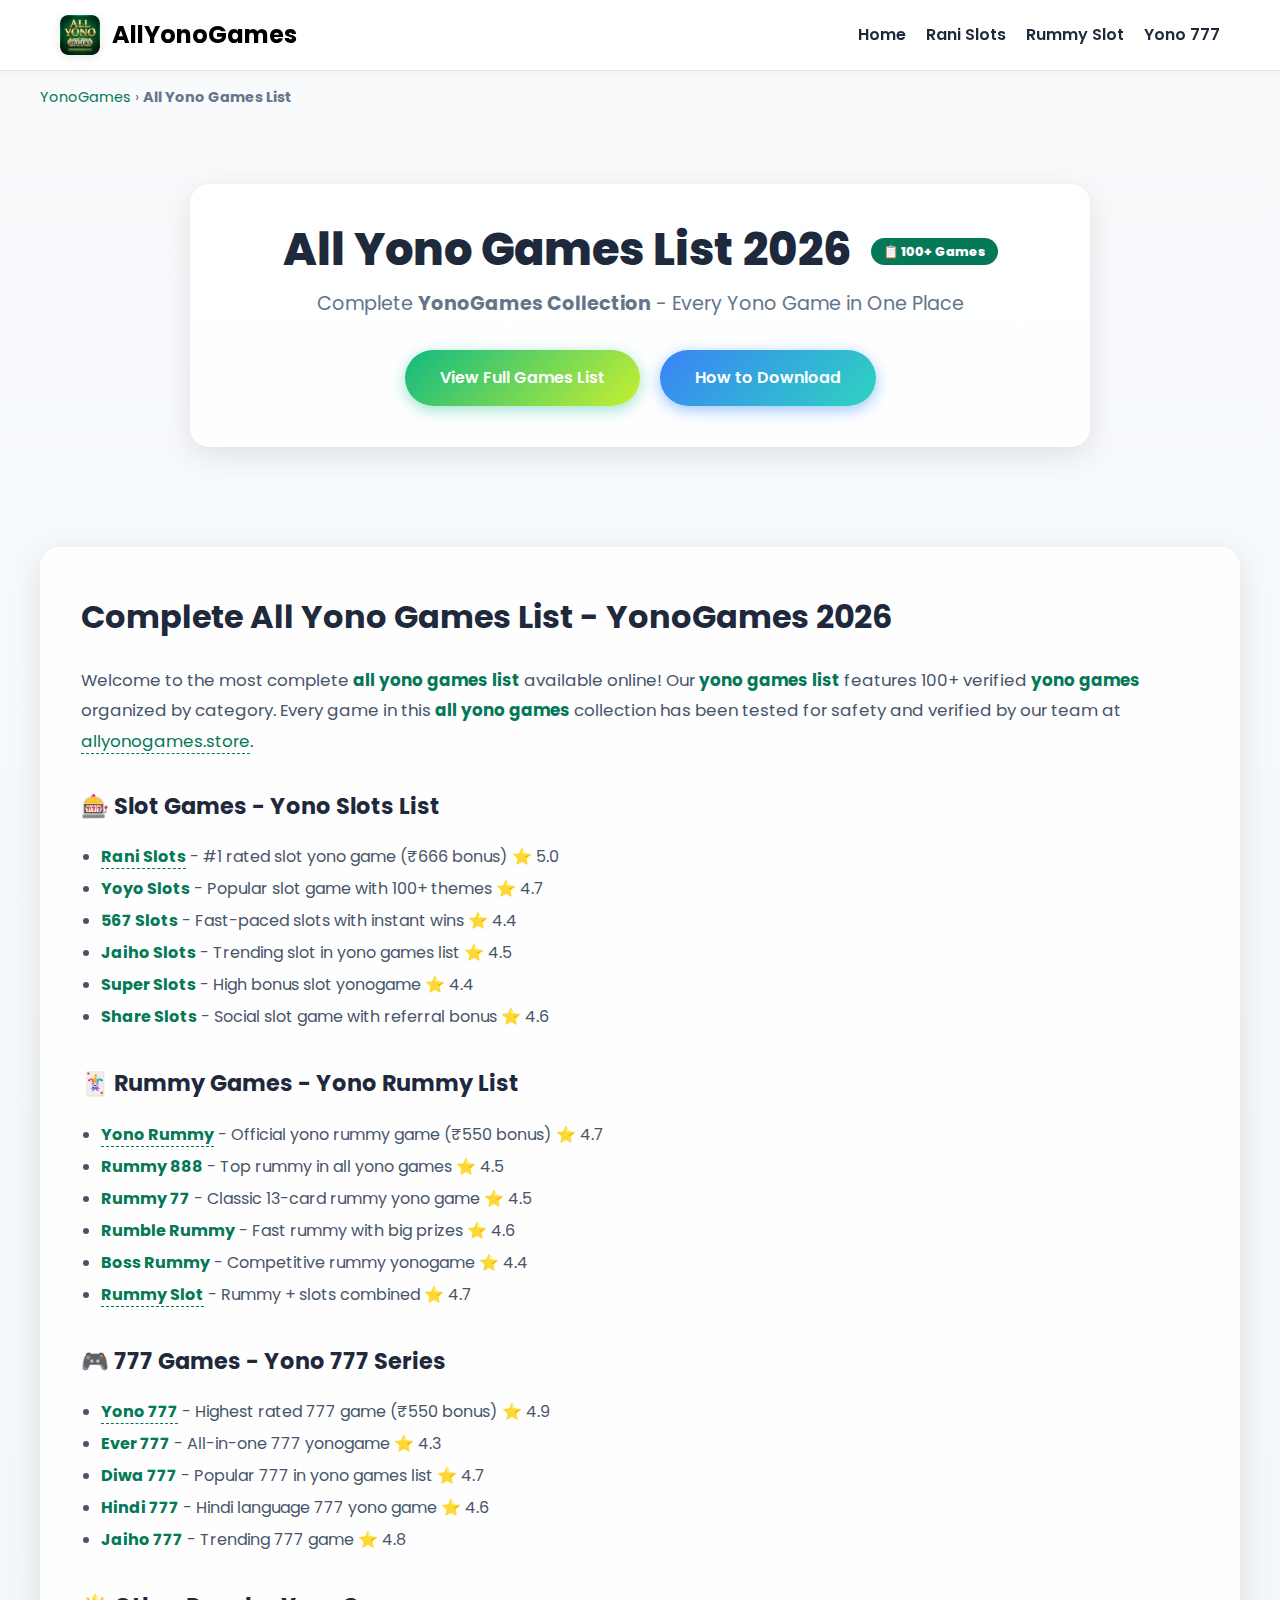
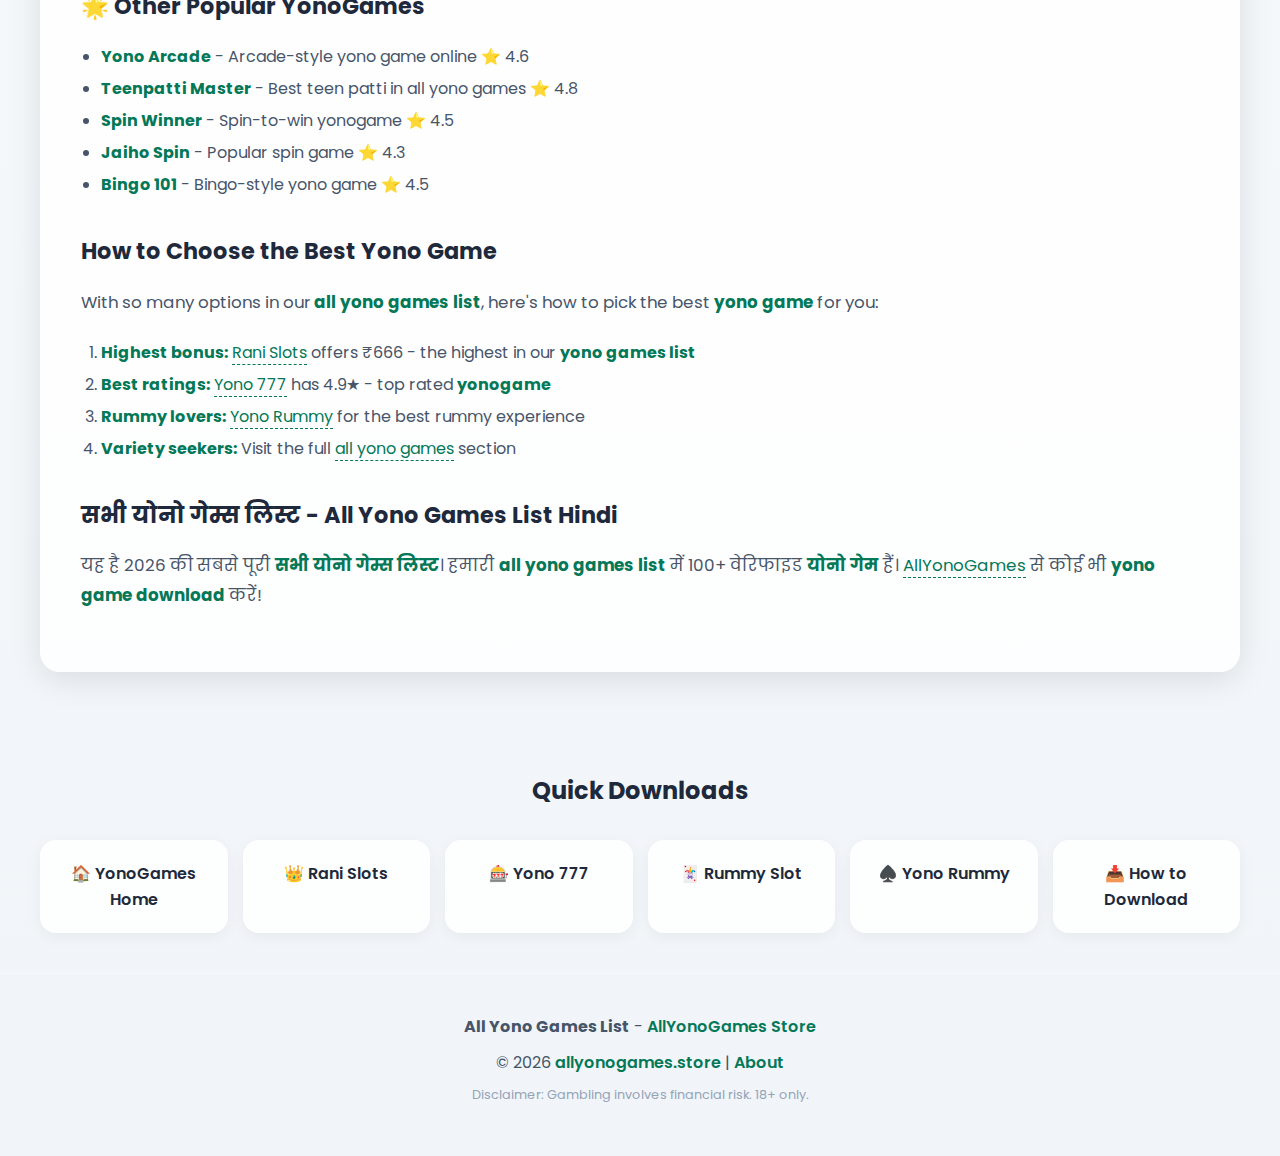
<file: all-yono-games-list.html>
<!DOCTYPE html>
<html lang="en">
<head>
    <meta charset="UTF-8">
    <meta name="viewport" content="width=device-width, initial-scale=1.0">
    <title>All Yono Games List 2026 - Complete YonoGames Collection | AllYonoGames</title>
    <meta name="description" content="All Yono Games List 2026. Complete collection of 100+ yono games, yono game list with ratings & bonuses. Download all yono games APK from allyonogames store.">
    <meta name="keywords" content="all yono games list, all yono games, yono games list, yono game list, all yono, yono all games, allyonogames, all yono games 2026, yono games collection, complete yono games, yono games store, allyonogames store, best yono games list, top yono games, all yono games download">
    <meta name="robots" content="index, follow, max-snippet:-1, max-image-preview:large">
    <link rel="canonical" href="https://allyonogames.store/all-yono-games-list.html">
    <meta property="og:title" content="All Yono Games List 2026 - 100+ YonoGames">
    <meta property="og:description" content="Complete all yono games list with 100+ games. Download yono games APK from allyonogames.">
    <meta property="og:url" content="https://allyonogames.store/all-yono-games-list.html">
    <meta property="og:image" content="https://allyonogames.store/assets/images/logo.webp">
    <script type="application/ld+json">
    {"@context":"https://schema.org","@type":"CollectionPage","name":"All Yono Games List 2026","description":"Complete list of 100+ yono games with ratings, bonuses and download links.","url":"https://allyonogames.store/all-yono-games-list.html"}
    </script>
    <script type="application/ld+json">
    {"@context":"https://schema.org","@type":"BreadcrumbList","itemListElement":[{"@type":"ListItem","position":1,"name":"YonoGames","item":"https://allyonogames.store/"},{"@type":"ListItem","position":2,"name":"All Yono Games List","item":"https://allyonogames.store/all-yono-games-list.html"}]}
    </script>
    <link rel="icon" type="image/webp" href="assets/images/logo.webp">
    <link href="https://fonts.googleapis.com/css2?family=Poppins:wght@400;600;700;800&display=swap" rel="stylesheet">
    <link rel="stylesheet" href="pages.css">
</head>
<body>
    <header><nav class="container"><div class="logo-container"><img src="assets/images/logo.webp" alt="All Yono Games List Logo" class="nav-logo" width="40" height="40"><div class="logo"><a href="https://allyonogames.store/">AllYonoGames</a></div></div><ul class="nav-links"><li><a href="https://allyonogames.store/">Home</a></li><li><a href="rani-slots.html">Rani Slots</a></li><li><a href="rummy-slot.html">Rummy Slot</a></li><li><a href="yono-777.html">Yono 777</a></li></ul></nav></header>
    <main>
        <div class="container breadcrumb"><a href="https://allyonogames.store/">YonoGames</a> › <strong>All Yono Games List</strong></div>
        <section class="page-hero container"><div class="hero-box">
            <h1>All Yono Games List 2026 <span class="badge">📋 100+ Games</span></h1>
            <p class="subtitle">Complete <strong>YonoGames Collection</strong> - Every Yono Game in One Place</p>
            <div class="cta-group">
                <a href="https://allyonogames.store/#games" class="btn btn-primary">View Full Games List</a>
                <a href="yono-game-download.html" class="btn btn-secondary">How to Download</a>
            </div>
        </div></section>
        <section class="content-section container"><div class="content-box">
            <h2>Complete All Yono Games List - YonoGames 2026</h2>
            <p>Welcome to the most complete <strong>all yono games list</strong> available online! Our <strong>yono games list</strong> features 100+ verified <strong>yono games</strong> organized by category. Every game in this <strong>all yono games</strong> collection has been tested for safety and verified by our team at <a href="https://allyonogames.store/">allyonogames.store</a>.</p>

            <h3>🎰 Slot Games - Yono Slots List</h3>
            <ul>
                <li><strong><a href="rani-slots.html">Rani Slots</a></strong> - #1 rated slot yono game (₹666 bonus) ⭐ 5.0</li>
                <li><strong>Yoyo Slots</strong> - Popular slot game with 100+ themes ⭐ 4.7</li>
                <li><strong>567 Slots</strong> - Fast-paced slots with instant wins ⭐ 4.4</li>
                <li><strong>Jaiho Slots</strong> - Trending slot in yono games list ⭐ 4.5</li>
                <li><strong>Super Slots</strong> - High bonus slot yonogame ⭐ 4.4</li>
                <li><strong>Share Slots</strong> - Social slot game with referral bonus ⭐ 4.6</li>
            </ul>

            <h3>🃏 Rummy Games - Yono Rummy List</h3>
            <ul>
                <li><strong><a href="yono-rummy.html">Yono Rummy</a></strong> - Official yono rummy game (₹550 bonus) ⭐ 4.7</li>
                <li><strong>Rummy 888</strong> - Top rummy in all yono games ⭐ 4.5</li>
                <li><strong>Rummy 77</strong> - Classic 13-card rummy yono game ⭐ 4.5</li>
                <li><strong>Rumble Rummy</strong> - Fast rummy with big prizes ⭐ 4.6</li>
                <li><strong>Boss Rummy</strong> - Competitive rummy yonogame ⭐ 4.4</li>
                <li><strong><a href="rummy-slot.html">Rummy Slot</a></strong> - Rummy + slots combined ⭐ 4.7</li>
            </ul>

            <h3>🎮 777 Games - Yono 777 Series</h3>
            <ul>
                <li><strong><a href="yono-777.html">Yono 777</a></strong> - Highest rated 777 game (₹550 bonus) ⭐ 4.9</li>
                <li><strong>Ever 777</strong> - All-in-one 777 yonogame ⭐ 4.3</li>
                <li><strong>Diwa 777</strong> - Popular 777 in yono games list ⭐ 4.7</li>
                <li><strong>Hindi 777</strong> - Hindi language 777 yono game ⭐ 4.6</li>
                <li><strong>Jaiho 777</strong> - Trending 777 game ⭐ 4.8</li>
            </ul>

            <h3>🌟 Other Popular YonoGames</h3>
            <ul>
                <li><strong>Yono Arcade</strong> - Arcade-style yono game online ⭐ 4.6</li>
                <li><strong>Teenpatti Master</strong> - Best teen patti in all yono games ⭐ 4.8</li>
                <li><strong>Spin Winner</strong> - Spin-to-win yonogame ⭐ 4.5</li>
                <li><strong>Jaiho Spin</strong> - Popular spin game ⭐ 4.3</li>
                <li><strong>Bingo 101</strong> - Bingo-style yono game ⭐ 4.5</li>
            </ul>

            <h3>How to Choose the Best Yono Game</h3>
            <p>With so many options in our <strong>all yono games list</strong>, here's how to pick the best <strong>yono game</strong> for you:</p>
            <ol>
                <li><strong>Highest bonus:</strong> <a href="rani-slots.html">Rani Slots</a> offers ₹666 - the highest in our <strong>yono games list</strong></li>
                <li><strong>Best ratings:</strong> <a href="yono-777.html">Yono 777</a> has 4.9★ - top rated <strong>yonogame</strong></li>
                <li><strong>Rummy lovers:</strong> <a href="yono-rummy.html">Yono Rummy</a> for the best rummy experience</li>
                <li><strong>Variety seekers:</strong> Visit the full <a href="https://allyonogames.store/#games">all yono games</a> section</li>
            </ol>

            <h3>सभी योनो गेम्स लिस्ट - All Yono Games List Hindi</h3>
            <p>यह है 2026 की सबसे पूरी <strong>सभी योनो गेम्स लिस्ट</strong>। हमारी <strong>all yono games list</strong> में 100+ वेरिफाइड <strong>योनो गेम</strong> हैं। <a href="https://allyonogames.store/">AllYonoGames</a> से कोई भी <strong>yono game download</strong> करें!</p>
        </div></section>
        <section class="internal-links container"><h2 style="text-align:center;margin-bottom:30px">Quick Downloads</h2><div class="links-grid">
            <a href="https://allyonogames.store/" class="link-card">🏠 YonoGames Home</a>
            <a href="rani-slots.html" class="link-card">👑 Rani Slots</a>
            <a href="yono-777.html" class="link-card">🎰 Yono 777</a>
            <a href="rummy-slot.html" class="link-card">🃏 Rummy Slot</a>
            <a href="yono-rummy.html" class="link-card">♠️ Yono Rummy</a>
            <a href="yono-game-download.html" class="link-card">📥 How to Download</a>
        </div></section>
    </main>
    <footer><div class="container"><p><strong>All Yono Games List</strong> - <a href="https://allyonogames.store/">AllYonoGames Store</a></p><p>&copy; 2026 <a href="https://allyonogames.store/">allyonogames.store</a> | <a href="about.html">About</a></p><p style="font-size:.8rem;color:#94a3b8;margin-top:10px">Disclaimer: Gambling involves financial risk. 18+ only.</p></div></footer>
</body>
</html>
</file>
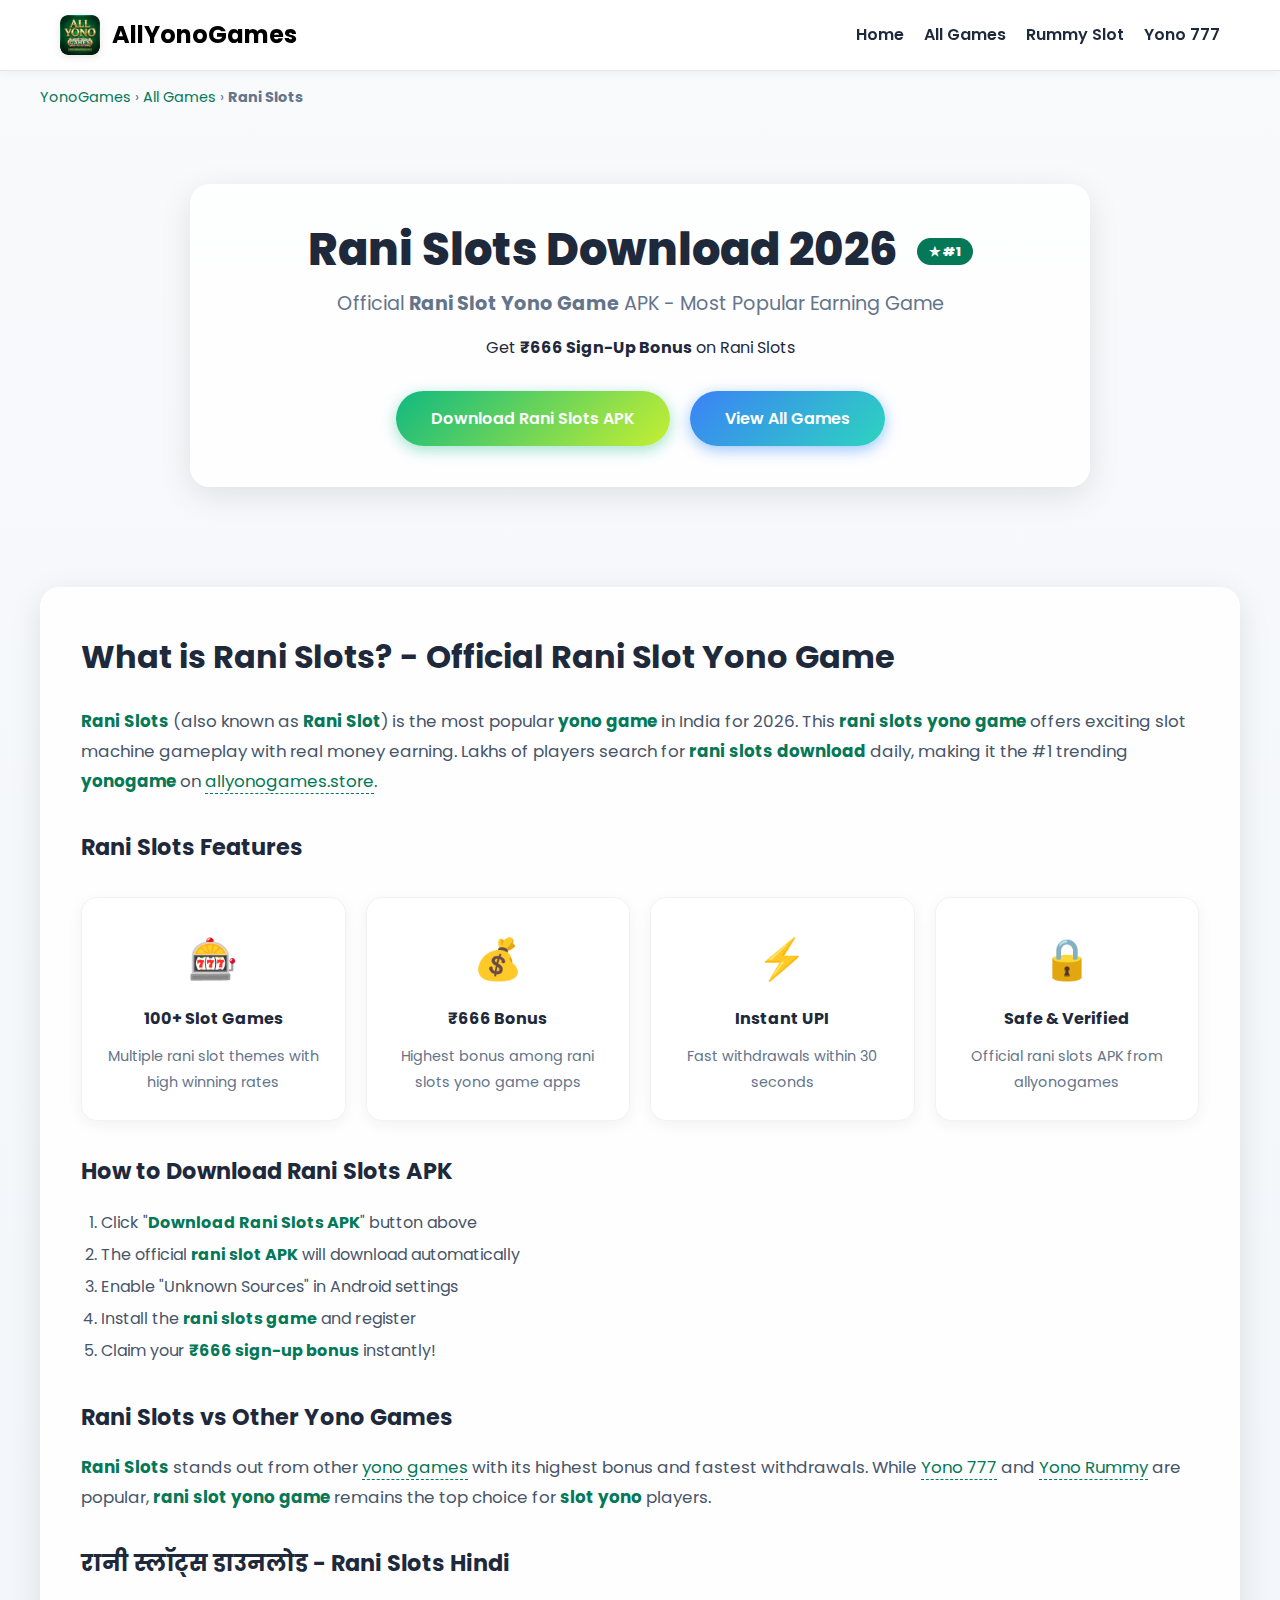
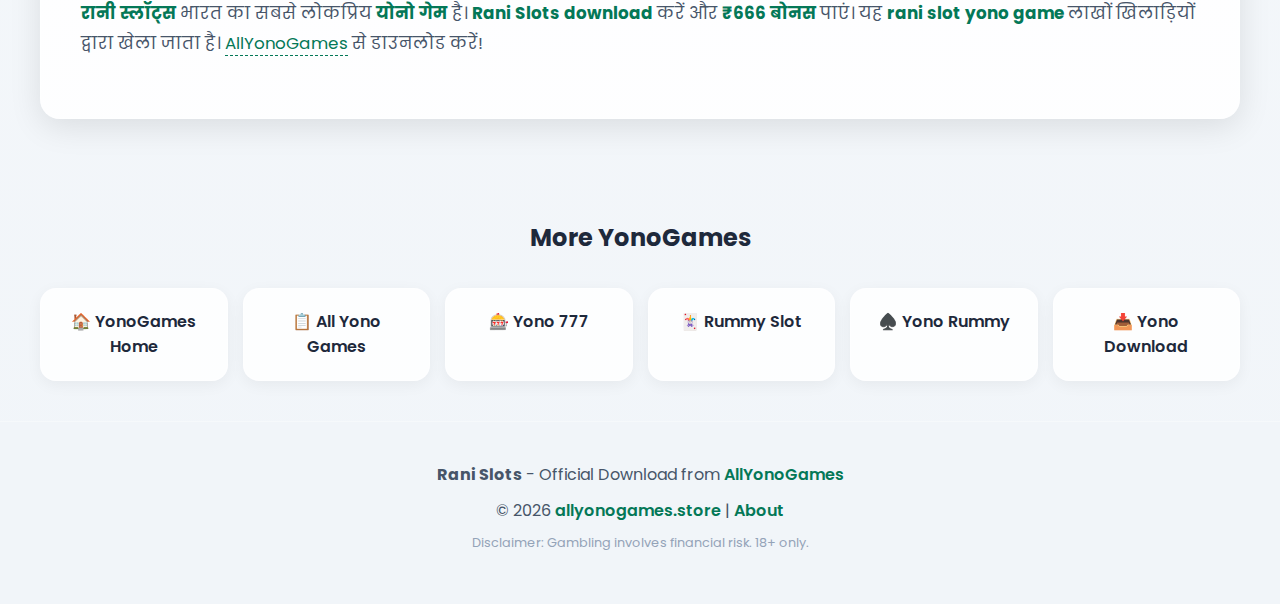
<file: rani-slots.html>
<!DOCTYPE html>
<html lang="en">
<head>
    <meta charset="UTF-8">
    <meta name="viewport" content="width=device-width, initial-scale=1.0">
    <title>Rani Slots Download 2026 - Official Rani Slot Yono Game APK | AllYonoGames</title>
    <meta name="description" content="Download Rani Slots APK 2026 - the #1 rani slot yono game. Official rani slots download with ₹666 bonus. Play rani slots game online & earn real money.">
    <meta name="keywords" content="rani slots, rani slot, rani slots download, rani slots apk, rani slot yono game, rani slots yono game download, rani slots game, rani slot download, rani slots 2026, rani slot apk, rani slots online, download rani slots, rani slots app, rani slots official, yono rani slots">
    <meta name="robots" content="index, follow, max-snippet:-1, max-image-preview:large">
    <link rel="canonical" href="https://allyonogames.store/rani-slots.html">
    <meta property="og:title" content="Rani Slots Download 2026 - Official Rani Slot Yono Game APK">
    <meta property="og:description" content="Download Rani Slots APK free. Official rani slot yono game with ₹666 bonus.">
    <meta property="og:url" content="https://allyonogames.store/rani-slots.html">
    <meta property="og:image" content="https://allyonogames.store/assets/images/logo.webp">
    <script type="application/ld+json">
    {"@context":"https://schema.org","@type":"SoftwareApplication","name":"Rani Slots","alternateName":["Rani Slot","Rani Slots Yono Game"],"operatingSystem":"ANDROID","applicationCategory":"GameApplication","aggregateRating":{"@type":"AggregateRating","ratingValue":"4.9","ratingCount":"18500","bestRating":"5"},"offers":{"@type":"Offer","price":"0","priceCurrency":"INR"}}
    </script>
    <script type="application/ld+json">
    {"@context":"https://schema.org","@type":"BreadcrumbList","itemListElement":[{"@type":"ListItem","position":1,"name":"YonoGames","item":"https://allyonogames.store/"},{"@type":"ListItem","position":2,"name":"All Games","item":"https://allyonogames.store/all-yono-games-list.html"},{"@type":"ListItem","position":3,"name":"Rani Slots","item":"https://allyonogames.store/rani-slots.html"}]}
    </script>
    <link rel="icon" type="image/webp" href="assets/images/logo.webp">
    <link href="https://fonts.googleapis.com/css2?family=Poppins:wght@400;600;700;800&display=swap" rel="stylesheet">
    <link rel="stylesheet" href="pages.css">
</head>
<body>
    <header>
        <nav class="container">
            <div class="logo-container">
                <img src="assets/images/logo.webp" alt="Rani Slots Logo" class="nav-logo" width="40" height="40">
                <div class="logo"><a href="https://allyonogames.store/">AllYonoGames</a></div>
            </div>
            <ul class="nav-links">
                <li><a href="https://allyonogames.store/">Home</a></li>
                <li><a href="all-yono-games-list.html">All Games</a></li>
                <li><a href="rummy-slot.html">Rummy Slot</a></li>
                <li><a href="yono-777.html">Yono 777</a></li>
            </ul>
        </nav>
    </header>
    <main>
        <div class="container breadcrumb"><a href="https://allyonogames.store/">YonoGames</a> › <a href="all-yono-games-list.html">All Games</a> › <strong>Rani Slots</strong></div>
        <section class="page-hero container">
            <div class="hero-box">
                <h1>Rani Slots Download 2026 <span class="badge">★ #1</span></h1>
                <p class="subtitle">Official <strong>Rani Slot Yono Game</strong> APK - Most Popular Earning Game</p>
                <p>Get <strong>₹666 Sign-Up Bonus</strong> on Rani Slots</p>
                <div class="cta-group">
                    <a href="https://yonogamesc.com/?code=GK1QUEGAEJ4&t=1770705270" class="btn btn-primary" target="_blank" rel="noopener noreferrer nofollow">Download Rani Slots APK</a>
                    <a href="https://allyonogames.store/#games" class="btn btn-secondary">View All Games</a>
                </div>
            </div>
        </section>
        <section class="content-section container">
            <div class="content-box">
                <h2>What is Rani Slots? - Official Rani Slot Yono Game</h2>
                <p><strong>Rani Slots</strong> (also known as <strong>Rani Slot</strong>) is the most popular <strong>yono game</strong> in India for 2026. This <strong>rani slots yono game</strong> offers exciting slot machine gameplay with real money earning. Lakhs of players search for <strong>rani slots download</strong> daily, making it the #1 trending <strong>yonogame</strong> on <a href="https://allyonogames.store/">allyonogames.store</a>.</p>
                <h3>Rani Slots Features</h3>
                <div class="features-grid">
                    <div class="feature-card"><div class="feature-icon">🎰</div><h4>100+ Slot Games</h4><p>Multiple rani slot themes with high winning rates</p></div>
                    <div class="feature-card"><div class="feature-icon">💰</div><h4>₹666 Bonus</h4><p>Highest bonus among rani slots yono game apps</p></div>
                    <div class="feature-card"><div class="feature-icon">⚡</div><h4>Instant UPI</h4><p>Fast withdrawals within 30 seconds</p></div>
                    <div class="feature-card"><div class="feature-icon">🔒</div><h4>Safe & Verified</h4><p>Official rani slots APK from allyonogames</p></div>
                </div>
                <h3>How to Download Rani Slots APK</h3>
                <ol>
                    <li>Click "<strong>Download Rani Slots APK</strong>" button above</li>
                    <li>The official <strong>rani slot APK</strong> will download automatically</li>
                    <li>Enable "Unknown Sources" in Android settings</li>
                    <li>Install the <strong>rani slots game</strong> and register</li>
                    <li>Claim your <strong>₹666 sign-up bonus</strong> instantly!</li>
                </ol>
                <h3>Rani Slots vs Other Yono Games</h3>
                <p><strong>Rani Slots</strong> stands out from other <a href="https://allyonogames.store/#games">yono games</a> with its highest bonus and fastest withdrawals. While <a href="yono-777.html">Yono 777</a> and <a href="yono-rummy.html">Yono Rummy</a> are popular, <strong>rani slot yono game</strong> remains the top choice for <strong>slot yono</strong> players.</p>
                <h3>रानी स्लॉट्स डाउनलोड - Rani Slots Hindi</h3>
                <p><strong>रानी स्लॉट्स</strong> भारत का सबसे लोकप्रिय <strong>योनो गेम</strong> है। <strong>Rani Slots download</strong> करें और <strong>₹666 बोनस</strong> पाएं। यह <strong>rani slot yono game</strong> लाखों खिलाड़ियों द्वारा खेला जाता है। <a href="https://allyonogames.store/">AllYonoGames</a> से डाउनलोड करें!</p>
            </div>
        </section>
        <section class="internal-links container">
            <h2 style="text-align:center;margin-bottom:30px">More YonoGames</h2>
            <div class="links-grid">
                <a href="https://allyonogames.store/" class="link-card">🏠 YonoGames Home</a>
                <a href="all-yono-games-list.html" class="link-card">📋 All Yono Games</a>
                <a href="yono-777.html" class="link-card">🎰 Yono 777</a>
                <a href="rummy-slot.html" class="link-card">🃏 Rummy Slot</a>
                <a href="yono-rummy.html" class="link-card">♠️ Yono Rummy</a>
                <a href="yono-game-download.html" class="link-card">📥 Yono Download</a>
            </div>
        </section>
    </main>
    <footer>
        <div class="container">
            <p><strong>Rani Slots</strong> - Official Download from <a href="https://allyonogames.store/">AllYonoGames</a></p>
            <p>&copy; 2026 <a href="https://allyonogames.store/">allyonogames.store</a> | <a href="about.html">About</a></p>
            <p style="font-size:0.8rem;color:#94a3b8;margin-top:10px">Disclaimer: Gambling involves financial risk. 18+ only.</p>
        </div>
    </footer>
</body>
</html>
</file>
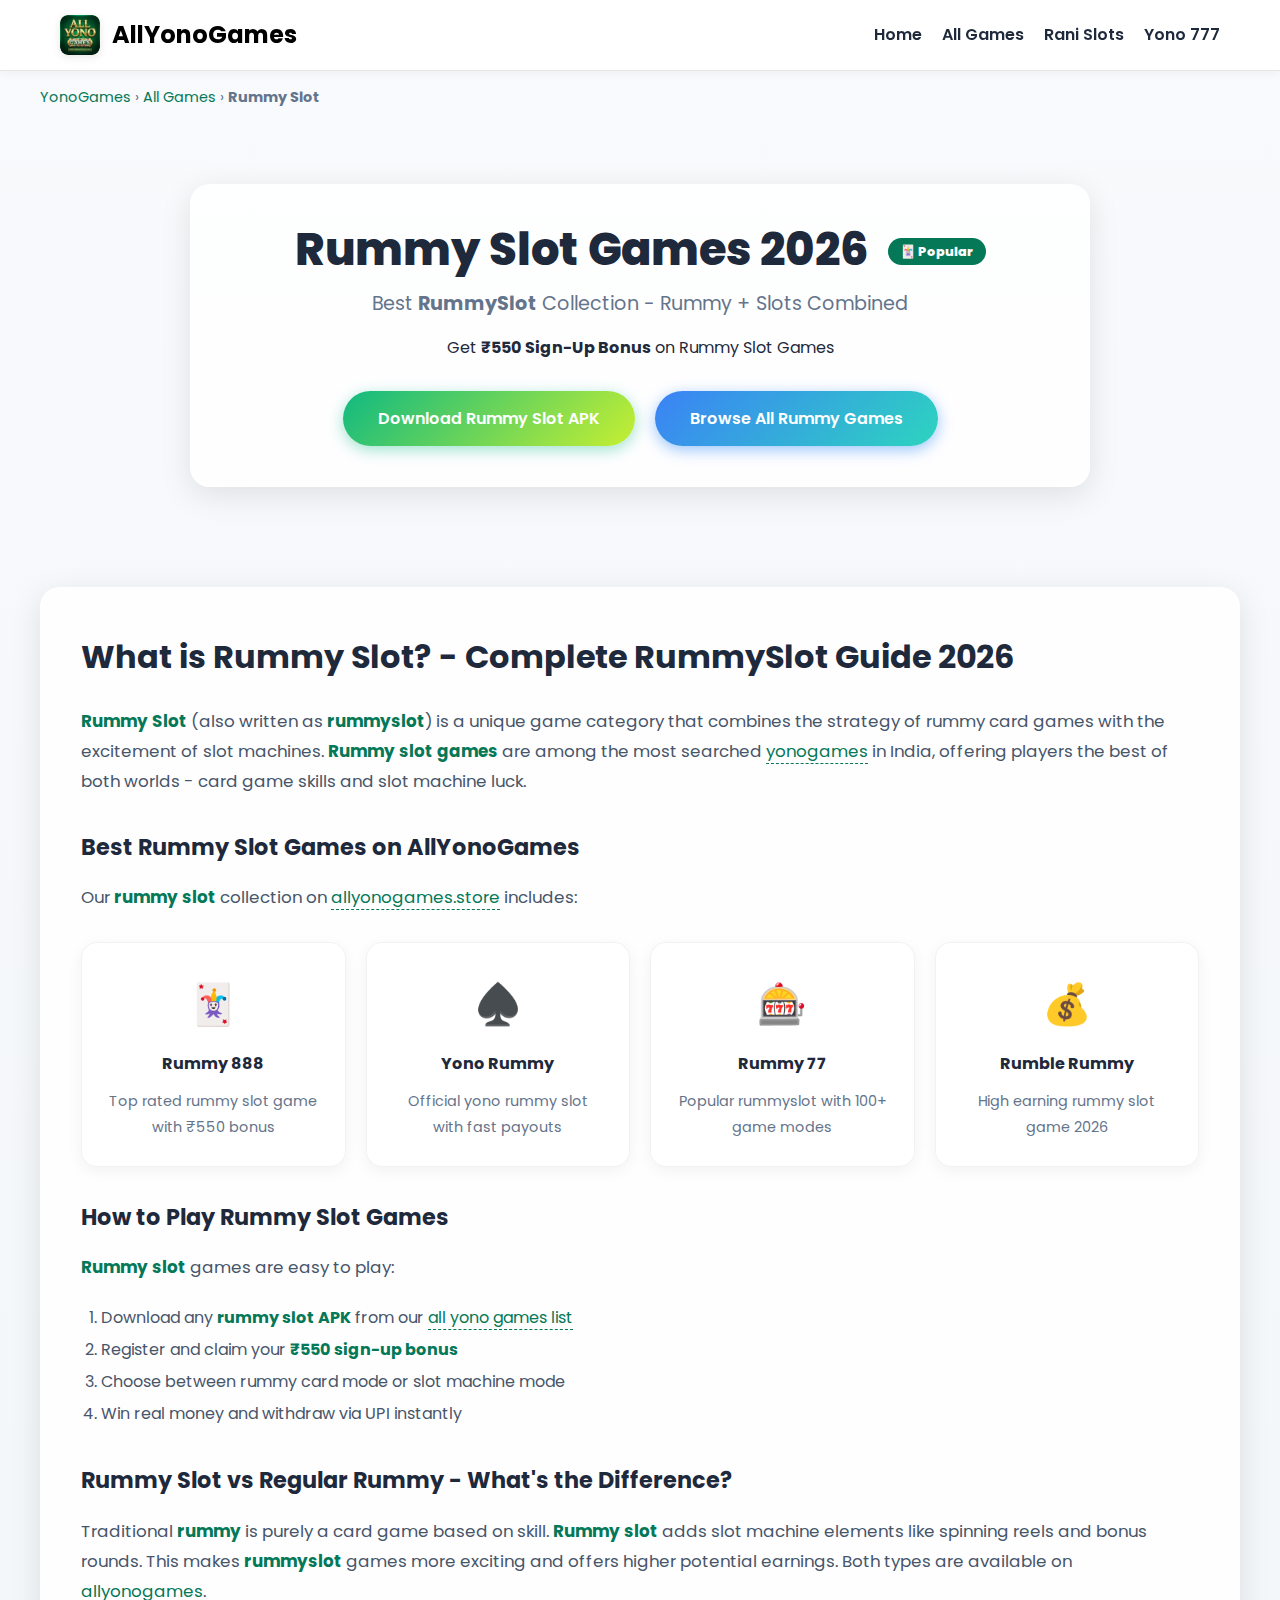
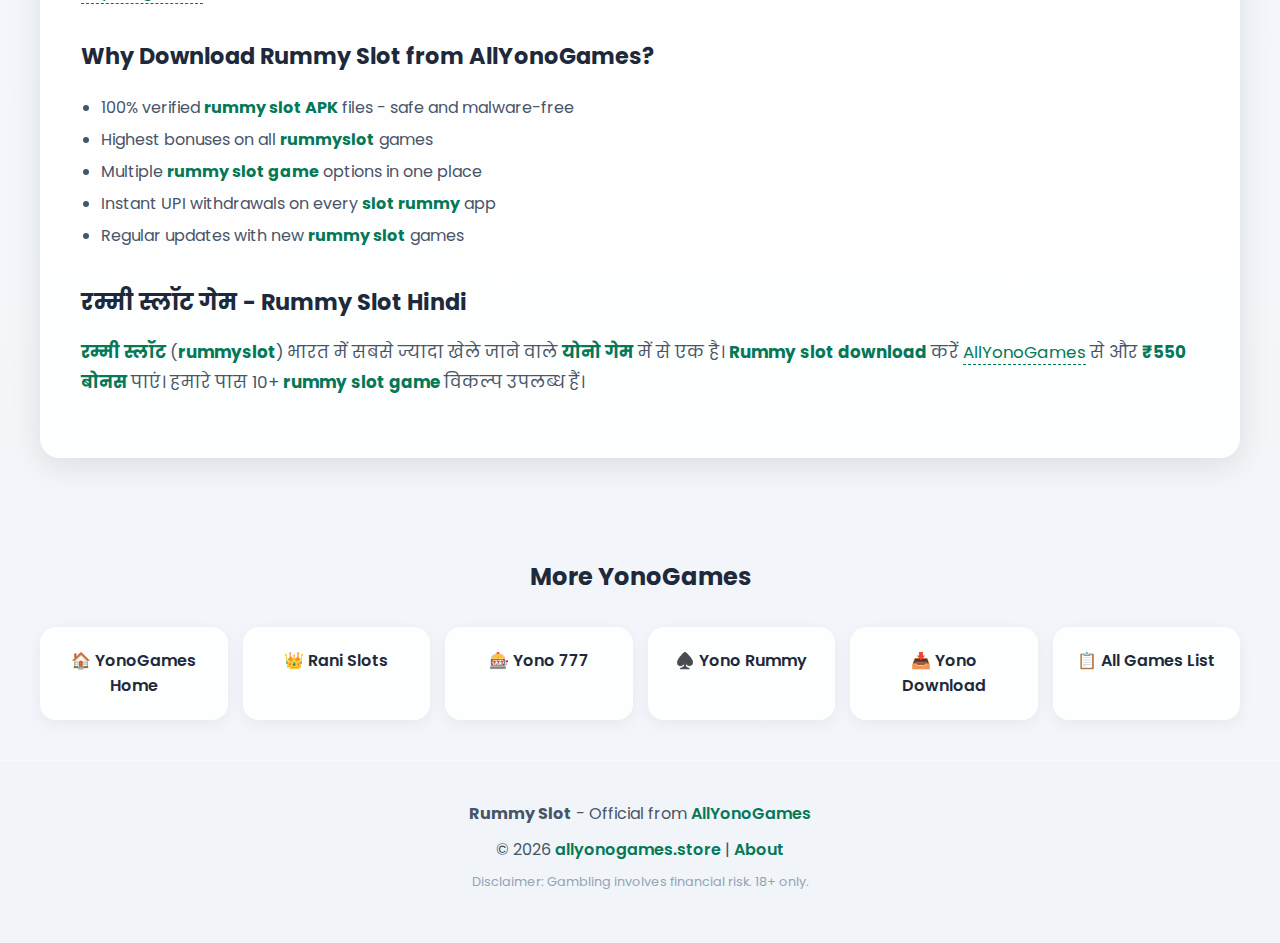
<file: rummy-slot.html>
<!DOCTYPE html>
<html lang="en">
<head>
    <meta charset="UTF-8">
    <meta name="viewport" content="width=device-width, initial-scale=1.0">
    <title>Rummy Slot 2026 - Download Rummy Slot Game APK | AllYonoGames</title>
    <meta name="description" content="Download Rummy Slot APK 2026. Play rummyslot games with ₹550 bonus. Best rummy slot game collection on allyonogames. Rummy slot download free for Android.">
    <meta name="keywords" content="rummy slot, rummyslot, rummy slot game, rummy slot download, rummy slot apk, slot rummy, rummy slot online, rummy slot app, rummy slot 2026, rummyslot download, rummy slot earning, rummy slot game download, best rummy slot, rummy slot free, download rummy slot game">
    <meta name="robots" content="index, follow, max-snippet:-1, max-image-preview:large">
    <link rel="canonical" href="https://allyonogames.store/rummy-slot.html">
    <meta property="og:title" content="Rummy Slot 2026 - Download RummySlot Game APK">
    <meta property="og:description" content="Download Rummy Slot APK free. Best rummyslot games with ₹550 bonus on allyonogames.">
    <meta property="og:url" content="https://allyonogames.store/rummy-slot.html">
    <meta property="og:image" content="https://allyonogames.store/assets/images/logo.webp">
    <script type="application/ld+json">
    {"@context":"https://schema.org","@type":"SoftwareApplication","name":"Rummy Slot","alternateName":["RummySlot","Rummy Slot Game"],"operatingSystem":"ANDROID","applicationCategory":"GameApplication","aggregateRating":{"@type":"AggregateRating","ratingValue":"4.7","ratingCount":"15000","bestRating":"5"},"offers":{"@type":"Offer","price":"0","priceCurrency":"INR"}}
    </script>
    <script type="application/ld+json">
    {"@context":"https://schema.org","@type":"BreadcrumbList","itemListElement":[{"@type":"ListItem","position":1,"name":"YonoGames","item":"https://allyonogames.store/"},{"@type":"ListItem","position":2,"name":"All Games","item":"https://allyonogames.store/all-yono-games-list.html"},{"@type":"ListItem","position":3,"name":"Rummy Slot","item":"https://allyonogames.store/rummy-slot.html"}]}
    </script>
    <link rel="icon" type="image/webp" href="assets/images/logo.webp">
    <link href="https://fonts.googleapis.com/css2?family=Poppins:wght@400;600;700;800&display=swap" rel="stylesheet">
    <link rel="stylesheet" href="pages.css">
</head>
<body>
    <header><nav class="container"><div class="logo-container"><img src="assets/images/logo.webp" alt="Rummy Slot Game Logo" class="nav-logo" width="40" height="40"><div class="logo"><a href="https://allyonogames.store/">AllYonoGames</a></div></div><ul class="nav-links"><li><a href="https://allyonogames.store/">Home</a></li><li><a href="all-yono-games-list.html">All Games</a></li><li><a href="rani-slots.html">Rani Slots</a></li><li><a href="yono-777.html">Yono 777</a></li></ul></nav></header>
    <main>
        <div class="container breadcrumb"><a href="https://allyonogames.store/">YonoGames</a> › <a href="all-yono-games-list.html">All Games</a> › <strong>Rummy Slot</strong></div>
        <section class="page-hero container"><div class="hero-box">
            <h1>Rummy Slot Games 2026 <span class="badge">🃏 Popular</span></h1>
            <p class="subtitle">Best <strong>RummySlot</strong> Collection - Rummy + Slots Combined</p>
            <p>Get <strong>₹550 Sign-Up Bonus</strong> on Rummy Slot Games</p>
            <div class="cta-group">
                <a href="https://allyonogames.store/#games" class="btn btn-primary">Download Rummy Slot APK</a>
                <a href="https://allyonogames.store/#games" class="btn btn-secondary">Browse All Rummy Games</a>
            </div>
        </div></section>
        <section class="content-section container"><div class="content-box">
            <h2>What is Rummy Slot? - Complete RummySlot Guide 2026</h2>
            <p><strong>Rummy Slot</strong> (also written as <strong>rummyslot</strong>) is a unique game category that combines the strategy of rummy card games with the excitement of slot machines. <strong>Rummy slot games</strong> are among the most searched <a href="https://allyonogames.store/">yonogames</a> in India, offering players the best of both worlds - card game skills and slot machine luck.</p>

            <h3>Best Rummy Slot Games on AllYonoGames</h3>
            <p>Our <strong>rummy slot</strong> collection on <a href="https://allyonogames.store/">allyonogames.store</a> includes:</p>
            <div class="features-grid">
                <div class="feature-card"><div class="feature-icon">🃏</div><h4>Rummy 888</h4><p>Top rated rummy slot game with ₹550 bonus</p></div>
                <div class="feature-card"><div class="feature-icon">♠️</div><h4>Yono Rummy</h4><p>Official yono rummy slot with fast payouts</p></div>
                <div class="feature-card"><div class="feature-icon">🎰</div><h4>Rummy 77</h4><p>Popular rummyslot with 100+ game modes</p></div>
                <div class="feature-card"><div class="feature-icon">💰</div><h4>Rumble Rummy</h4><p>High earning rummy slot game 2026</p></div>
            </div>

            <h3>How to Play Rummy Slot Games</h3>
            <p><strong>Rummy slot</strong> games are easy to play:</p>
            <ol>
                <li>Download any <strong>rummy slot APK</strong> from our <a href="https://allyonogames.store/#games">all yono games list</a></li>
                <li>Register and claim your <strong>₹550 sign-up bonus</strong></li>
                <li>Choose between rummy card mode or slot machine mode</li>
                <li>Win real money and withdraw via UPI instantly</li>
            </ol>

            <h3>Rummy Slot vs Regular Rummy - What's the Difference?</h3>
            <p>Traditional <strong>rummy</strong> is purely a card game based on skill. <strong>Rummy slot</strong> adds slot machine elements like spinning reels and bonus rounds. This makes <strong>rummyslot</strong> games more exciting and offers higher potential earnings. Both types are available on <a href="https://allyonogames.store/">allyonogames</a>.</p>

            <h3>Why Download Rummy Slot from AllYonoGames?</h3>
            <ul>
                <li>100% verified <strong>rummy slot APK</strong> files - safe and malware-free</li>
                <li>Highest bonuses on all <strong>rummyslot</strong> games</li>
                <li>Multiple <strong>rummy slot game</strong> options in one place</li>
                <li>Instant UPI withdrawals on every <strong>slot rummy</strong> app</li>
                <li>Regular updates with new <strong>rummy slot</strong> games</li>
            </ul>

            <h3>रम्मी स्लॉट गेम - Rummy Slot Hindi</h3>
            <p><strong>रम्मी स्लॉट</strong> (<strong>rummyslot</strong>) भारत में सबसे ज्यादा खेले जाने वाले <strong>योनो गेम</strong> में से एक है। <strong>Rummy slot download</strong> करें <a href="https://allyonogames.store/">AllYonoGames</a> से और <strong>₹550 बोनस</strong> पाएं। हमारे पास 10+ <strong>rummy slot game</strong> विकल्प उपलब्ध हैं।</p>
        </div></section>
        <section class="internal-links container"><h2 style="text-align:center;margin-bottom:30px">More YonoGames</h2><div class="links-grid">
            <a href="https://allyonogames.store/" class="link-card">🏠 YonoGames Home</a>
            <a href="rani-slots.html" class="link-card">👑 Rani Slots</a>
            <a href="yono-777.html" class="link-card">🎰 Yono 777</a>
            <a href="yono-rummy.html" class="link-card">♠️ Yono Rummy</a>
            <a href="yono-game-download.html" class="link-card">📥 Yono Download</a>
            <a href="all-yono-games-list.html" class="link-card">📋 All Games List</a>
        </div></section>
    </main>
    <footer><div class="container"><p><strong>Rummy Slot</strong> - Official from <a href="https://allyonogames.store/">AllYonoGames</a></p><p>&copy; 2026 <a href="https://allyonogames.store/">allyonogames.store</a> | <a href="about.html">About</a></p><p style="font-size:.8rem;color:#94a3b8;margin-top:10px">Disclaimer: Gambling involves financial risk. 18+ only.</p></div></footer>
</body>
</html>
</file>
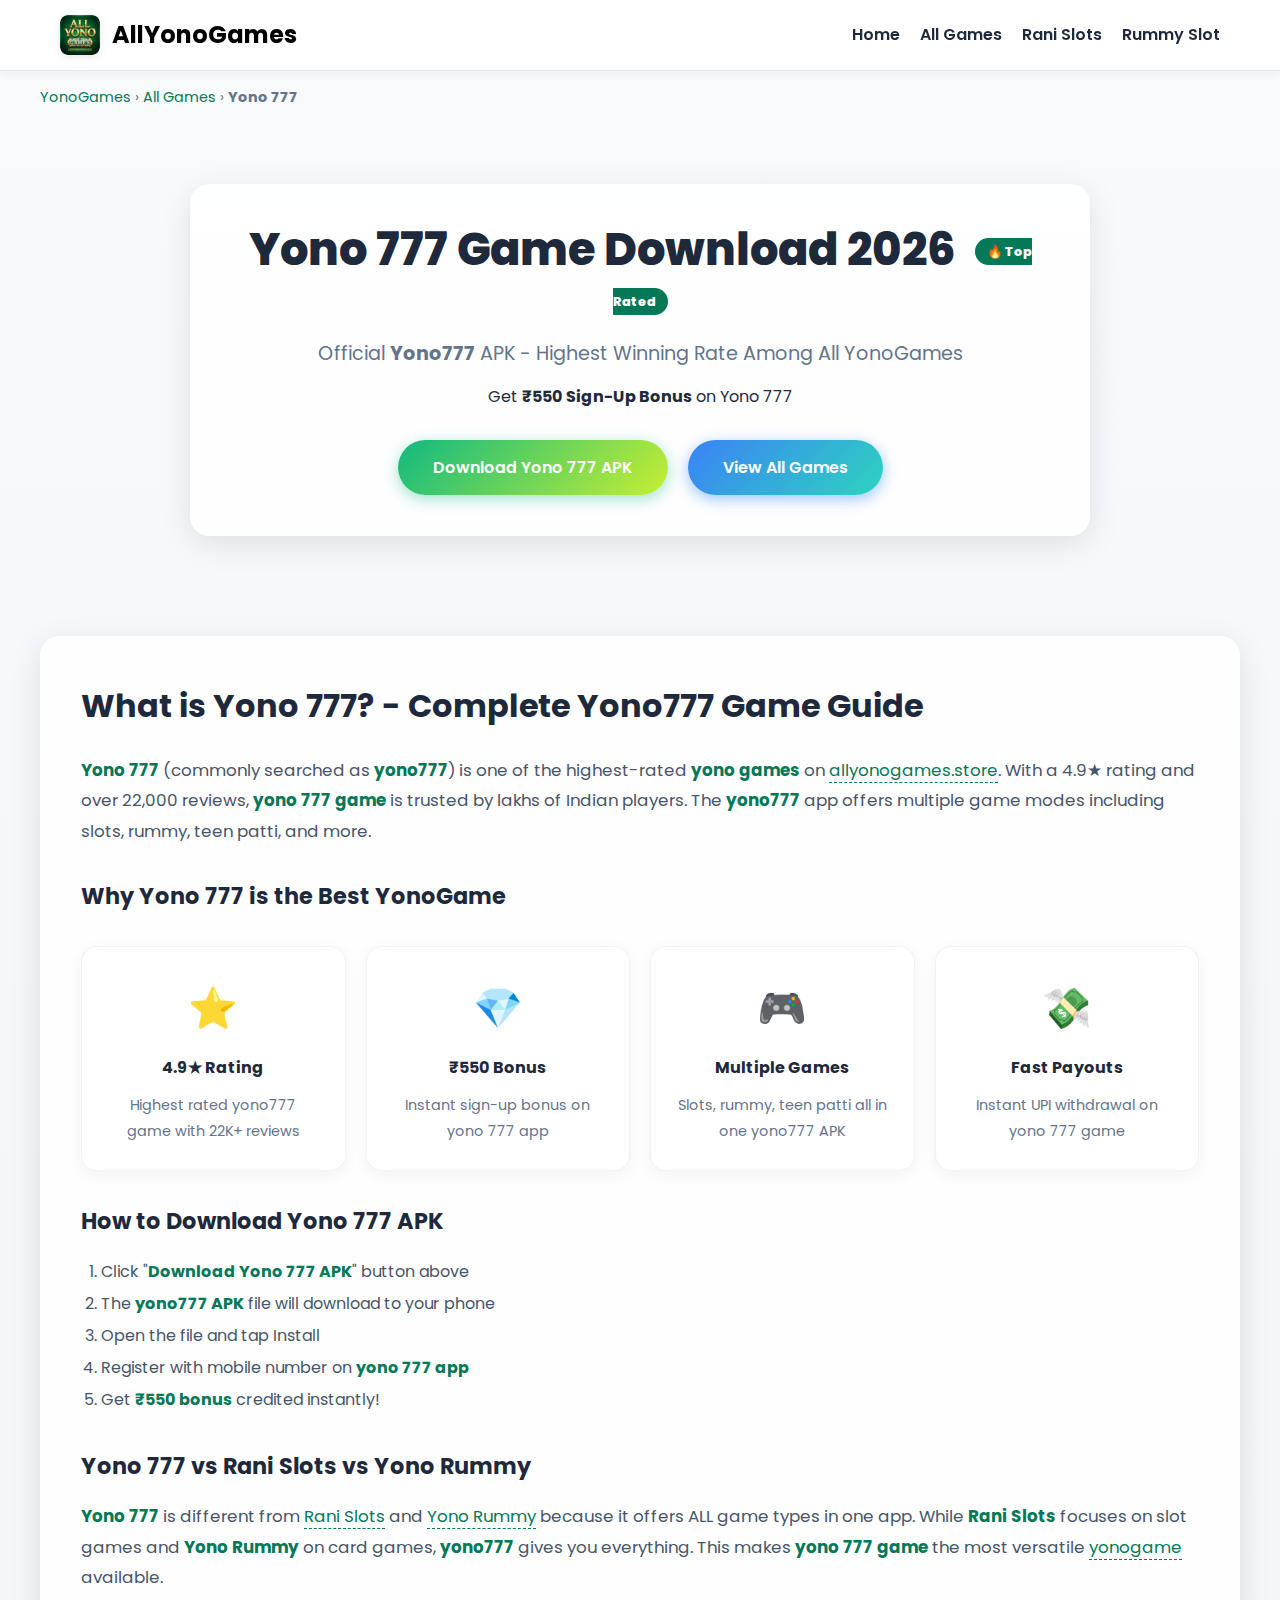
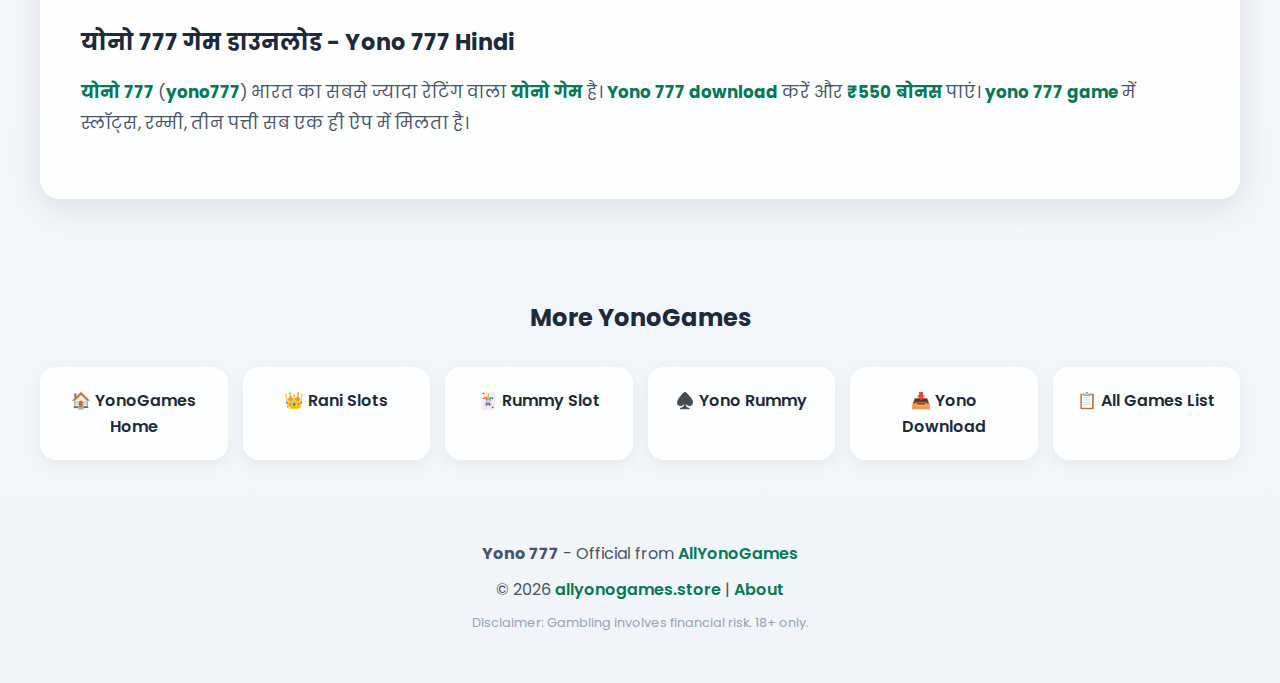
<file: yono-777.html>
<!DOCTYPE html>
<html lang="en">
<head>
    <meta charset="UTF-8">
    <meta name="viewport" content="width=device-width, initial-scale=1.0">
    <title>Yono 777 Download 2026 - Official Yono777 Game APK | AllYonoGames</title>
    <meta name="description" content="Download Yono 777 APK 2026. Official yono777 game with ₹550 sign-up bonus. Play yono 777 game online, win real money. Safe yono777 APK download from allyonogames.">
    <meta name="keywords" content="yono 777, yono777, yono 777 download, yono 777 game, yono777 game, yono777 apk, yono 777 apk download, yono777 download, yono 777 app, yono777 login, yono 777 online, yono 777 earning app, download yono 777, yono 777 official">
    <meta name="robots" content="index, follow, max-snippet:-1, max-image-preview:large">
    <link rel="canonical" href="https://allyonogames.store/yono-777.html">
    <meta property="og:title" content="Yono 777 Download 2026 - Official Yono777 Game APK">
    <meta property="og:description" content="Download Yono 777 APK free. Official yono777 game with ₹550 bonus.">
    <meta property="og:url" content="https://allyonogames.store/yono-777.html">
    <meta property="og:image" content="https://allyonogames.store/assets/images/logo.webp">
    <script type="application/ld+json">
    {"@context":"https://schema.org","@type":"SoftwareApplication","name":"Yono 777","alternateName":["Yono777","Yono 777 Game"],"operatingSystem":"ANDROID","applicationCategory":"GameApplication","aggregateRating":{"@type":"AggregateRating","ratingValue":"4.9","ratingCount":"22000","bestRating":"5"},"offers":{"@type":"Offer","price":"0","priceCurrency":"INR"}}
    </script>
    <script type="application/ld+json">
    {"@context":"https://schema.org","@type":"BreadcrumbList","itemListElement":[{"@type":"ListItem","position":1,"name":"YonoGames","item":"https://allyonogames.store/"},{"@type":"ListItem","position":2,"name":"All Games","item":"https://allyonogames.store/all-yono-games-list.html"},{"@type":"ListItem","position":3,"name":"Yono 777","item":"https://allyonogames.store/yono-777.html"}]}
    </script>
    <link rel="icon" type="image/webp" href="assets/images/logo.webp">
    <link href="https://fonts.googleapis.com/css2?family=Poppins:wght@400;600;700;800&display=swap" rel="stylesheet">
    <link rel="stylesheet" href="pages.css">
</head>
<body>
    <header><nav class="container"><div class="logo-container"><img src="assets/images/logo.webp" alt="Yono 777 Game Logo" class="nav-logo" width="40" height="40"><div class="logo"><a href="https://allyonogames.store/">AllYonoGames</a></div></div><ul class="nav-links"><li><a href="https://allyonogames.store/">Home</a></li><li><a href="all-yono-games-list.html">All Games</a></li><li><a href="rani-slots.html">Rani Slots</a></li><li><a href="rummy-slot.html">Rummy Slot</a></li></ul></nav></header>
    <main>
        <div class="container breadcrumb"><a href="https://allyonogames.store/">YonoGames</a> › <a href="all-yono-games-list.html">All Games</a> › <strong>Yono 777</strong></div>
        <section class="page-hero container"><div class="hero-box">
            <h1>Yono 777 Game Download 2026 <span class="badge">🔥 Top Rated</span></h1>
            <p class="subtitle">Official <strong>Yono777</strong> APK - Highest Winning Rate Among All YonoGames</p>
            <p>Get <strong>₹550 Sign-Up Bonus</strong> on Yono 777</p>
            <div class="cta-group">
                <a href="https://referyono777.vip/?code=F9MWZUQ8S9A&t=1771503698" class="btn btn-primary" target="_blank" rel="noopener noreferrer nofollow">Download Yono 777 APK</a>
                <a href="https://allyonogames.store/#games" class="btn btn-secondary">View All Games</a>
            </div>
        </div></section>
        <section class="content-section container"><div class="content-box">
            <h2>What is Yono 777? - Complete Yono777 Game Guide</h2>
            <p><strong>Yono 777</strong> (commonly searched as <strong>yono777</strong>) is one of the highest-rated <strong>yono games</strong> on <a href="https://allyonogames.store/">allyonogames.store</a>. With a 4.9★ rating and over 22,000 reviews, <strong>yono 777 game</strong> is trusted by lakhs of Indian players. The <strong>yono777</strong> app offers multiple game modes including slots, rummy, teen patti, and more.</p>
            <h3>Why Yono 777 is the Best YonoGame</h3>
            <div class="features-grid">
                <div class="feature-card"><div class="feature-icon">⭐</div><h4>4.9★ Rating</h4><p>Highest rated yono777 game with 22K+ reviews</p></div>
                <div class="feature-card"><div class="feature-icon">💎</div><h4>₹550 Bonus</h4><p>Instant sign-up bonus on yono 777 app</p></div>
                <div class="feature-card"><div class="feature-icon">🎮</div><h4>Multiple Games</h4><p>Slots, rummy, teen patti all in one yono777 APK</p></div>
                <div class="feature-card"><div class="feature-icon">💸</div><h4>Fast Payouts</h4><p>Instant UPI withdrawal on yono 777 game</p></div>
            </div>
            <h3>How to Download Yono 777 APK</h3>
            <ol>
                <li>Click "<strong>Download Yono 777 APK</strong>" button above</li>
                <li>The <strong>yono777 APK</strong> file will download to your phone</li>
                <li>Open the file and tap Install</li>
                <li>Register with mobile number on <strong>yono 777 app</strong></li>
                <li>Get <strong>₹550 bonus</strong> credited instantly!</li>
            </ol>
            <h3>Yono 777 vs Rani Slots vs Yono Rummy</h3>
            <p><strong>Yono 777</strong> is different from <a href="rani-slots.html">Rani Slots</a> and <a href="yono-rummy.html">Yono Rummy</a> because it offers ALL game types in one app. While <strong>Rani Slots</strong> focuses on slot games and <strong>Yono Rummy</strong> on card games, <strong>yono777</strong> gives you everything. This makes <strong>yono 777 game</strong> the most versatile <a href="https://allyonogames.store/">yonogame</a> available.</p>
            <h3>योनो 777 गेम डाउनलोड - Yono 777 Hindi</h3>
            <p><strong>योनो 777</strong> (<strong>yono777</strong>) भारत का सबसे ज्यादा रेटिंग वाला <strong>योनो गेम</strong> है। <strong>Yono 777 download</strong> करें और <strong>₹550 बोनस</strong> पाएं। <strong>yono 777 game</strong> में स्लॉट्स, रम्मी, तीन पत्ती सब एक ही ऐप में मिलता है।</p>
        </div></section>
        <section class="internal-links container"><h2 style="text-align:center;margin-bottom:30px">More YonoGames</h2><div class="links-grid">
            <a href="https://allyonogames.store/" class="link-card">🏠 YonoGames Home</a>
            <a href="rani-slots.html" class="link-card">👑 Rani Slots</a>
            <a href="rummy-slot.html" class="link-card">🃏 Rummy Slot</a>
            <a href="yono-rummy.html" class="link-card">♠️ Yono Rummy</a>
            <a href="yono-game-download.html" class="link-card">📥 Yono Download</a>
            <a href="all-yono-games-list.html" class="link-card">📋 All Games List</a>
        </div></section>
    </main>
    <footer><div class="container"><p><strong>Yono 777</strong> - Official from <a href="https://allyonogames.store/">AllYonoGames</a></p><p>&copy; 2026 <a href="https://allyonogames.store/">allyonogames.store</a> | <a href="about.html">About</a></p><p style="font-size:.8rem;color:#94a3b8;margin-top:10px">Disclaimer: Gambling involves financial risk. 18+ only.</p></div></footer>
</body>
</html>
</file>
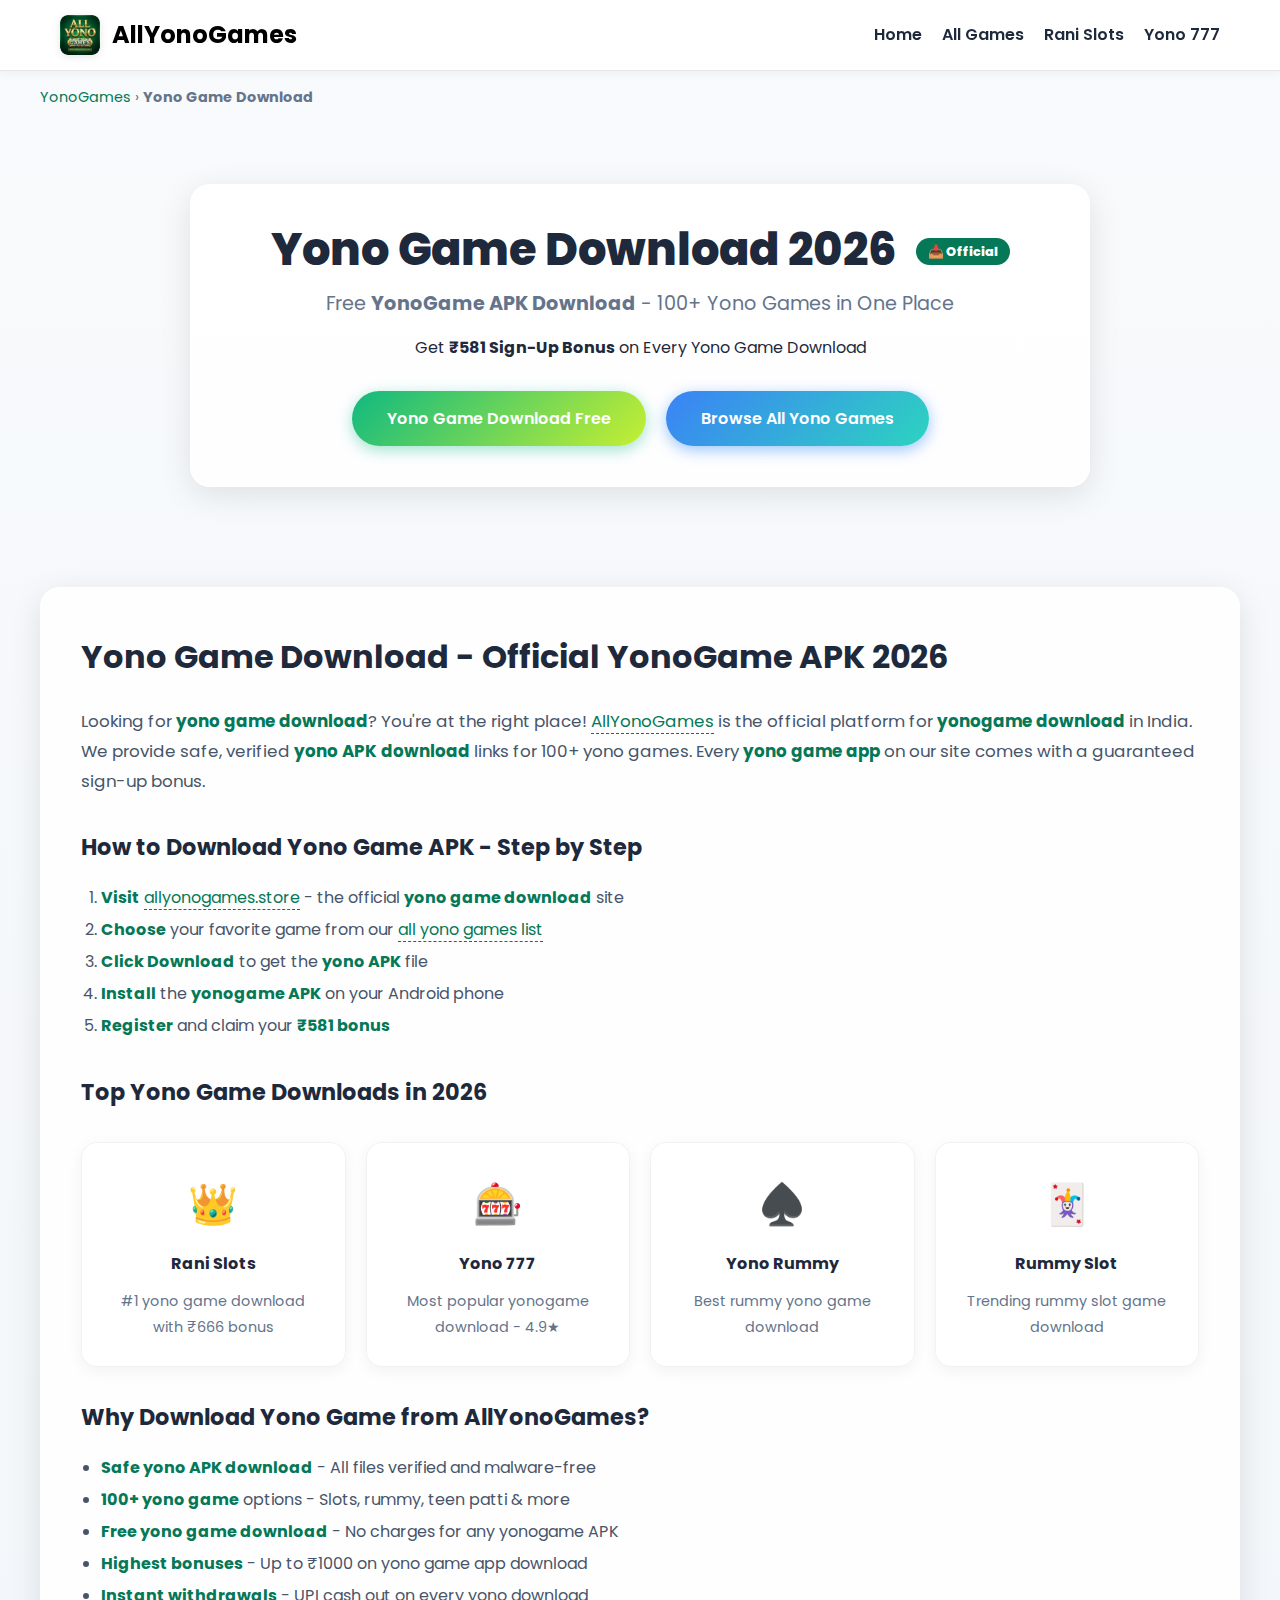
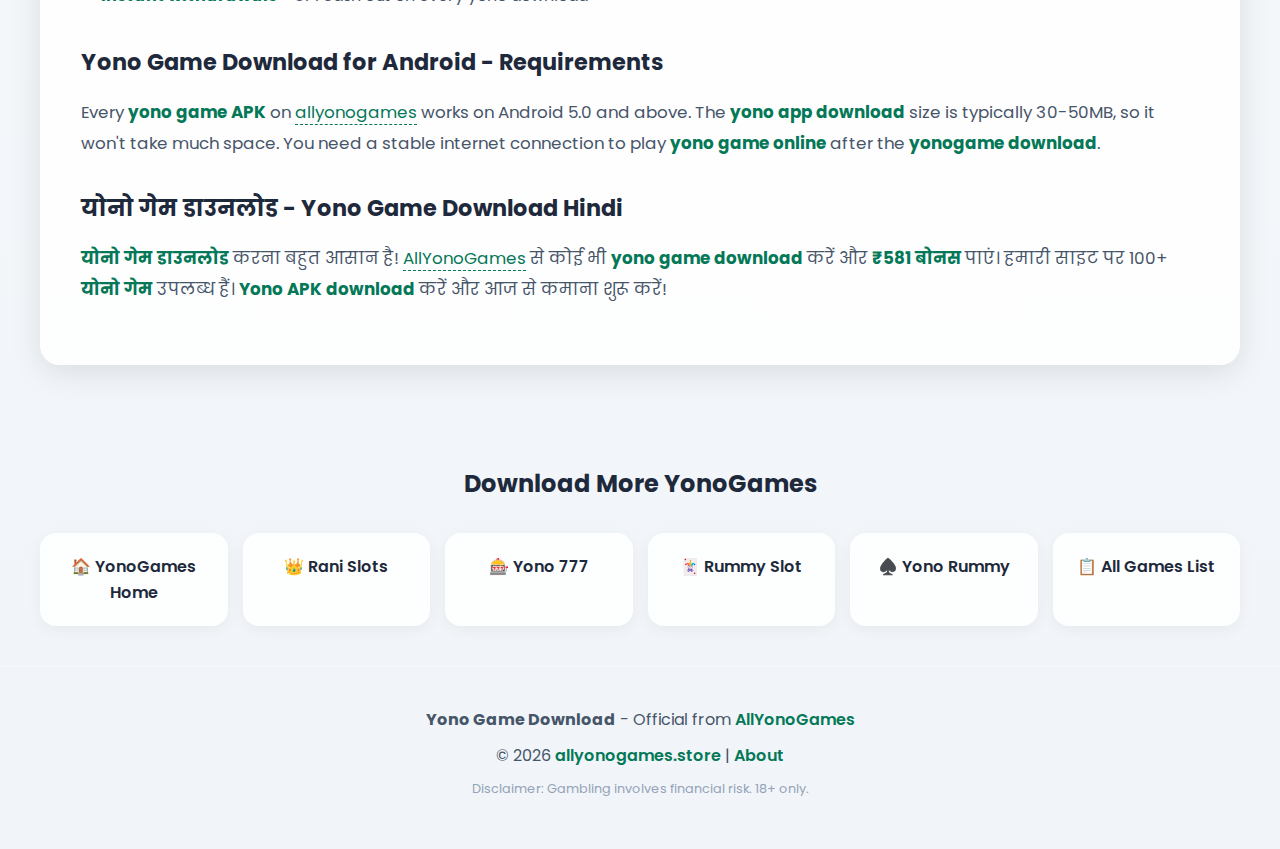
<file: yono-game-download.html>
<!DOCTYPE html>
<html lang="en">
<head>
    <meta charset="UTF-8">
    <meta name="viewport" content="width=device-width, initial-scale=1.0">
    <title>Yono Game Download 2026 - YonoGame APK Free Download | AllYonoGames</title>
    <meta name="description" content="Yono Game Download 2026. Free yonogame APK download for Android. Get yono apk, yono game app with ₹581 bonus. Official yono download from allyonogames store.">
    <meta name="keywords" content="yono game download, yonogame download, yono download, yono apk download, yono game apk, yono apk, yono app download, yono game free download, yono game download 2026, download yono game, yono game app download, yonogame apk, yono games download, yono game android, yono free download">
    <meta name="robots" content="index, follow, max-snippet:-1, max-image-preview:large">
    <link rel="canonical" href="https://allyonogames.store/yono-game-download.html">
    <meta property="og:title" content="Yono Game Download 2026 - YonoGame APK Free">
    <meta property="og:description" content="Yono Game Download free. Get yonogame APK with ₹581 bonus from allyonogames.">
    <meta property="og:url" content="https://allyonogames.store/yono-game-download.html">
    <meta property="og:image" content="https://allyonogames.store/assets/images/logo.webp">
    <script type="application/ld+json">
    {"@context":"https://schema.org","@type":"SoftwareApplication","name":"Yono Game","alternateName":["YonoGame","Yono Games APK","Yono Game Download"],"operatingSystem":"ANDROID","applicationCategory":"GameApplication","aggregateRating":{"@type":"AggregateRating","ratingValue":"4.8","ratingCount":"30000","bestRating":"5"},"offers":{"@type":"Offer","price":"0","priceCurrency":"INR"}}
    </script>
    <script type="application/ld+json">
    {"@context":"https://schema.org","@type":"BreadcrumbList","itemListElement":[{"@type":"ListItem","position":1,"name":"YonoGames","item":"https://allyonogames.store/"},{"@type":"ListItem","position":2,"name":"Yono Game Download","item":"https://allyonogames.store/yono-game-download.html"}]}
    </script>
    <link rel="icon" type="image/webp" href="assets/images/logo.webp">
    <link href="https://fonts.googleapis.com/css2?family=Poppins:wght@400;600;700;800&display=swap" rel="stylesheet">
    <link rel="stylesheet" href="pages.css">
</head>
<body>
    <header><nav class="container"><div class="logo-container"><img src="assets/images/logo.webp" alt="Yono Game Download Logo" class="nav-logo" width="40" height="40"><div class="logo"><a href="https://allyonogames.store/">AllYonoGames</a></div></div><ul class="nav-links"><li><a href="https://allyonogames.store/">Home</a></li><li><a href="all-yono-games-list.html">All Games</a></li><li><a href="rani-slots.html">Rani Slots</a></li><li><a href="yono-777.html">Yono 777</a></li></ul></nav></header>
    <main>
        <div class="container breadcrumb"><a href="https://allyonogames.store/">YonoGames</a> › <strong>Yono Game Download</strong></div>
        <section class="page-hero container"><div class="hero-box">
            <h1>Yono Game Download 2026 <span class="badge">📥 Official</span></h1>
            <p class="subtitle">Free <strong>YonoGame APK Download</strong> - 100+ Yono Games in One Place</p>
            <p>Get <strong>₹581 Sign-Up Bonus</strong> on Every Yono Game Download</p>
            <div class="cta-group">
                <a href="https://yonogamesc.com/?code=GK1QUEGAEJ4&t=1770705270" class="btn btn-primary" target="_blank" rel="noopener noreferrer nofollow">Yono Game Download Free</a>
                <a href="https://allyonogames.store/#games" class="btn btn-secondary">Browse All Yono Games</a>
            </div>
        </div></section>
        <section class="content-section container"><div class="content-box">
            <h2>Yono Game Download - Official YonoGame APK 2026</h2>
            <p>Looking for <strong>yono game download</strong>? You're at the right place! <a href="https://allyonogames.store/">AllYonoGames</a> is the official platform for <strong>yonogame download</strong> in India. We provide safe, verified <strong>yono APK download</strong> links for 100+ yono games. Every <strong>yono game app</strong> on our site comes with a guaranteed sign-up bonus.</p>

            <h3>How to Download Yono Game APK - Step by Step</h3>
            <ol>
                <li><strong>Visit</strong> <a href="https://allyonogames.store/">allyonogames.store</a> - the official <strong>yono game download</strong> site</li>
                <li><strong>Choose</strong> your favorite game from our <a href="all-yono-games-list.html">all yono games list</a></li>
                <li><strong>Click Download</strong> to get the <strong>yono APK</strong> file</li>
                <li><strong>Install</strong> the <strong>yonogame APK</strong> on your Android phone</li>
                <li><strong>Register</strong> and claim your <strong>₹581 bonus</strong></li>
            </ol>

            <h3>Top Yono Game Downloads in 2026</h3>
            <div class="features-grid">
                <div class="feature-card"><div class="feature-icon">👑</div><h4><a href="rani-slots.html" style="border:none;color:inherit">Rani Slots</a></h4><p>#1 yono game download with ₹666 bonus</p></div>
                <div class="feature-card"><div class="feature-icon">🎰</div><h4><a href="yono-777.html" style="border:none;color:inherit">Yono 777</a></h4><p>Most popular yonogame download - 4.9★</p></div>
                <div class="feature-card"><div class="feature-icon">♠️</div><h4><a href="yono-rummy.html" style="border:none;color:inherit">Yono Rummy</a></h4><p>Best rummy yono game download</p></div>
                <div class="feature-card"><div class="feature-icon">🃏</div><h4><a href="rummy-slot.html" style="border:none;color:inherit">Rummy Slot</a></h4><p>Trending rummy slot game download</p></div>
            </div>

            <h3>Why Download Yono Game from AllYonoGames?</h3>
            <ul>
                <li><strong>Safe yono APK download</strong> - All files verified and malware-free</li>
                <li><strong>100+ yono game</strong> options - Slots, rummy, teen patti & more</li>
                <li><strong>Free yono game download</strong> - No charges for any yonogame APK</li>
                <li><strong>Highest bonuses</strong> - Up to ₹1000 on yono game app download</li>
                <li><strong>Instant withdrawals</strong> - UPI cash out on every yono download</li>
            </ul>

            <h3>Yono Game Download for Android - Requirements</h3>
            <p>Every <strong>yono game APK</strong> on <a href="https://allyonogames.store/">allyonogames</a> works on Android 5.0 and above. The <strong>yono app download</strong> size is typically 30-50MB, so it won't take much space. You need a stable internet connection to play <strong>yono game online</strong> after the <strong>yonogame download</strong>.</p>

            <h3>योनो गेम डाउनलोड - Yono Game Download Hindi</h3>
            <p><strong>योनो गेम डाउनलोड</strong> करना बहुत आसान है! <a href="https://allyonogames.store/">AllYonoGames</a> से कोई भी <strong>yono game download</strong> करें और <strong>₹581 बोनस</strong> पाएं। हमारी साइट पर 100+ <strong>योनो गेम</strong> उपलब्ध हैं। <strong>Yono APK download</strong> करें और आज से कमाना शुरू करें!</p>
        </div></section>
        <section class="internal-links container"><h2 style="text-align:center;margin-bottom:30px">Download More YonoGames</h2><div class="links-grid">
            <a href="https://allyonogames.store/" class="link-card">🏠 YonoGames Home</a>
            <a href="rani-slots.html" class="link-card">👑 Rani Slots</a>
            <a href="yono-777.html" class="link-card">🎰 Yono 777</a>
            <a href="rummy-slot.html" class="link-card">🃏 Rummy Slot</a>
            <a href="yono-rummy.html" class="link-card">♠️ Yono Rummy</a>
            <a href="all-yono-games-list.html" class="link-card">📋 All Games List</a>
        </div></section>
    </main>
    <footer><div class="container"><p><strong>Yono Game Download</strong> - Official from <a href="https://allyonogames.store/">AllYonoGames</a></p><p>&copy; 2026 <a href="https://allyonogames.store/">allyonogames.store</a> | <a href="about.html">About</a></p><p style="font-size:.8rem;color:#94a3b8;margin-top:10px">Disclaimer: Gambling involves financial risk. 18+ only.</p></div></footer>
</body>
</html>
</file>
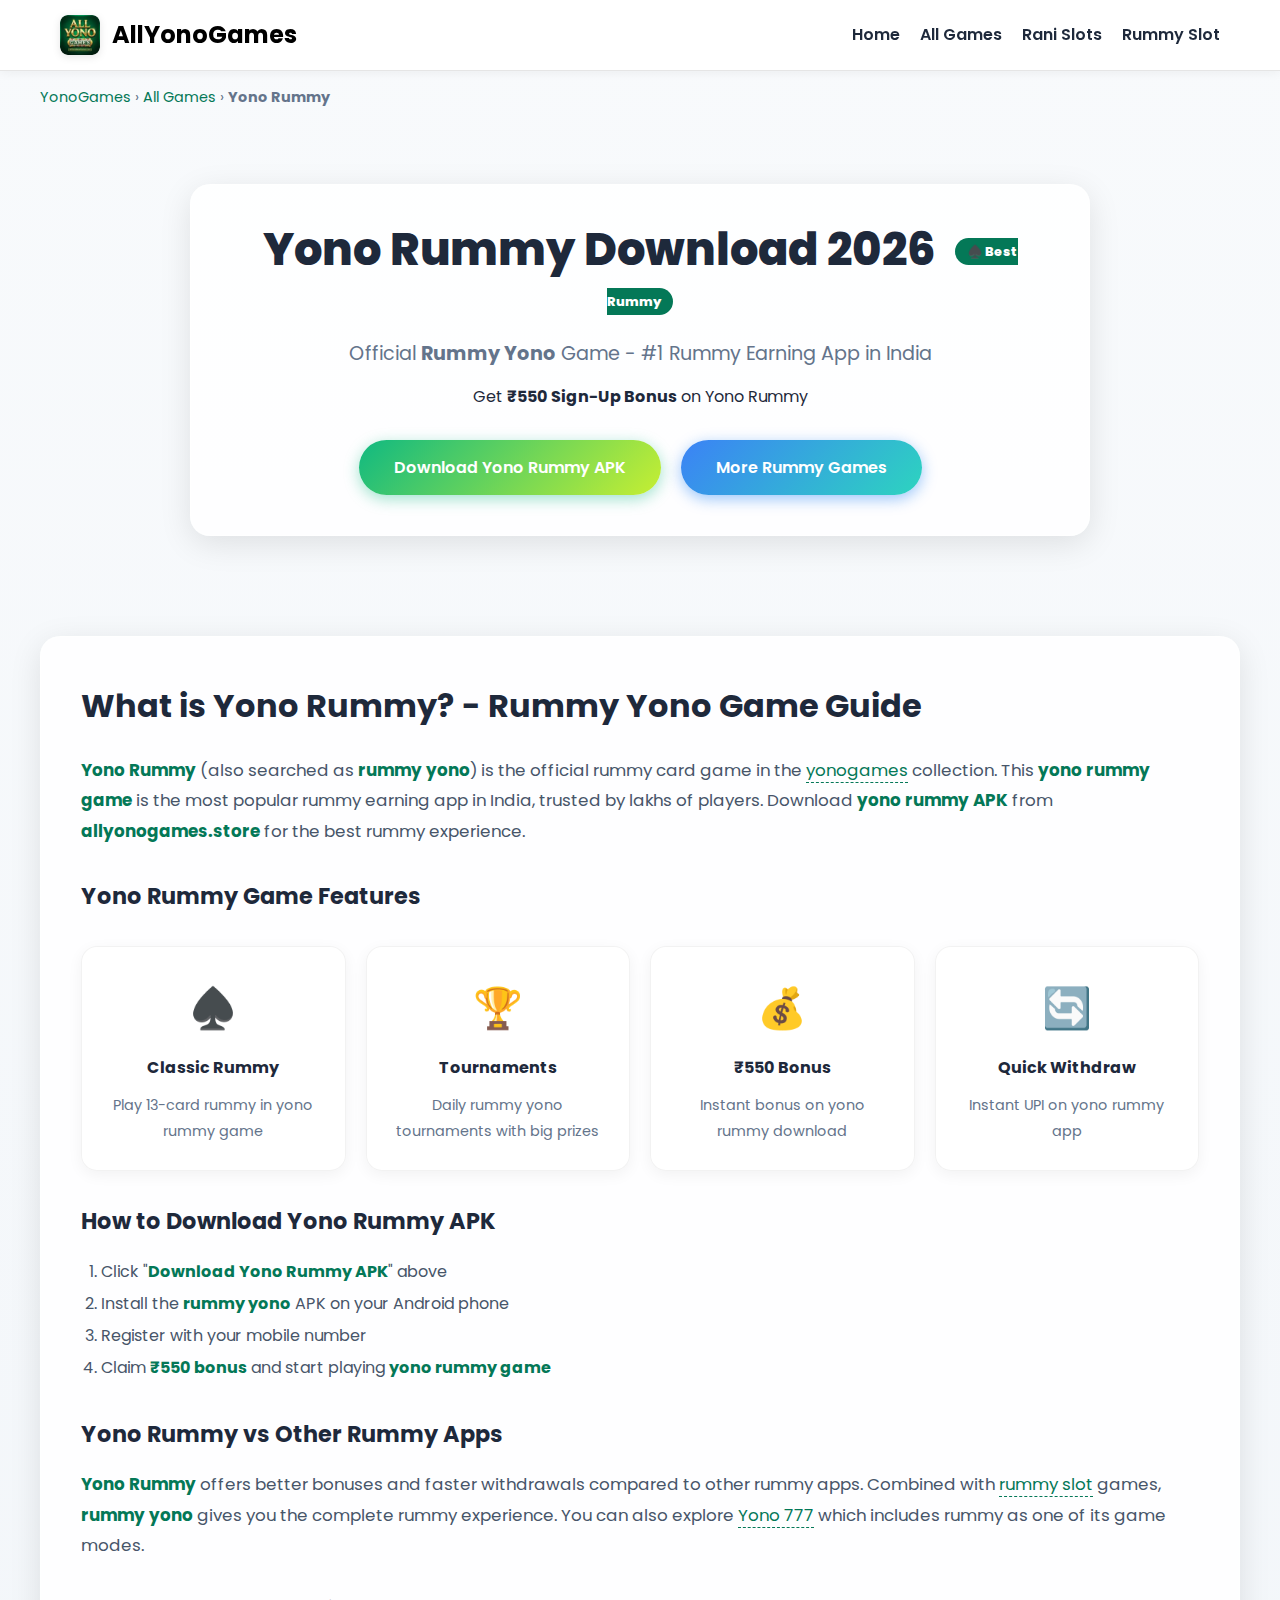
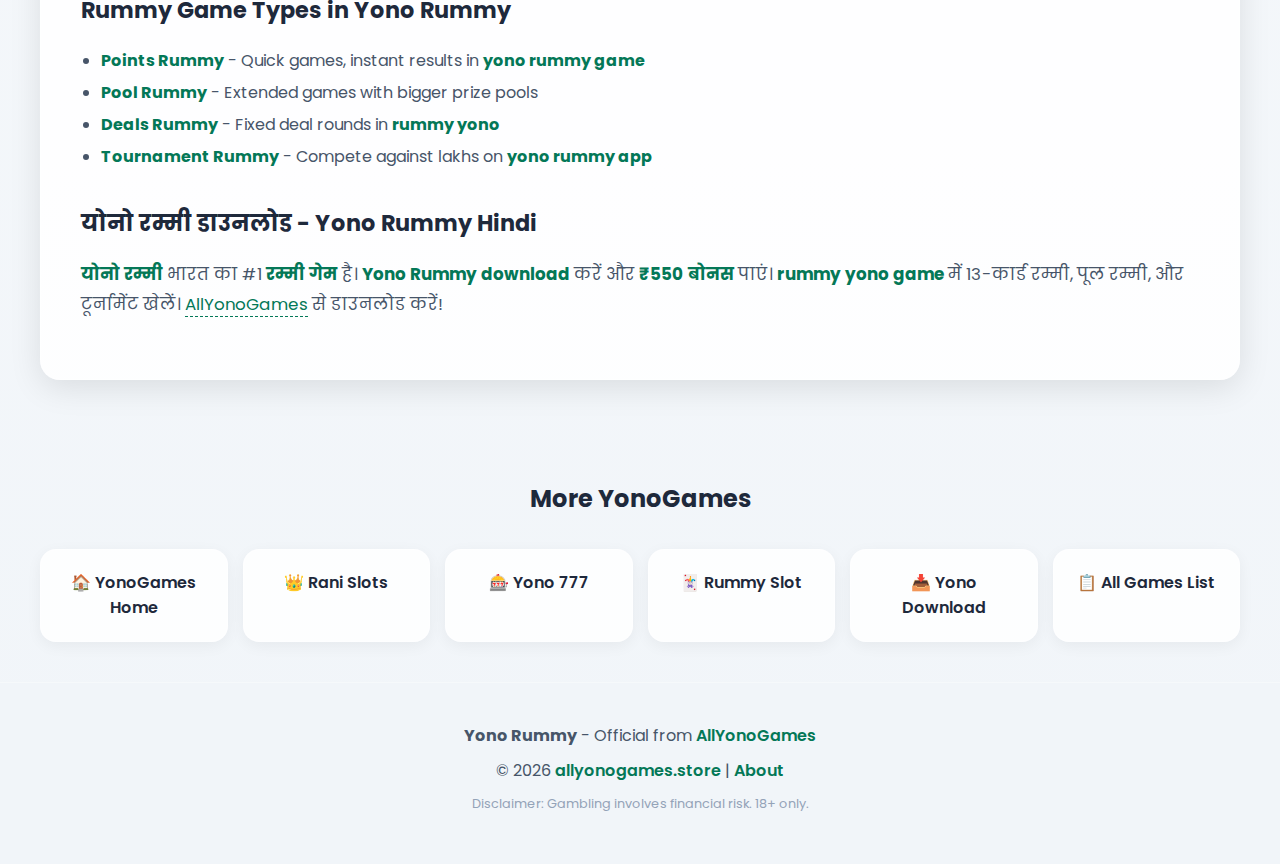
<file: yono-rummy.html>
<!DOCTYPE html>
<html lang="en">
<head>
    <meta charset="UTF-8">
    <meta name="viewport" content="width=device-width, initial-scale=1.0">
    <title>Yono Rummy 2026 - Download Yono Rummy Game APK | AllYonoGames</title>
    <meta name="description" content="Download Yono Rummy APK 2026. Best rummy yono game with ₹550 bonus. Play yono rummy game online & earn real money. Official yono rummy download from allyonogames.">
    <meta name="keywords" content="yono rummy, rummy yono, yono rummy game, yono rummy download, yono rummy apk, yono rummy app, rummy yono game, yono rummy online, yono rummy 2026, yono india rummy, yono rummy earning, download yono rummy, best yono rummy, indian yono rummy">
    <meta name="robots" content="index, follow, max-snippet:-1, max-image-preview:large">
    <link rel="canonical" href="https://allyonogames.store/yono-rummy.html">
    <meta property="og:title" content="Yono Rummy 2026 - Download Rummy Yono Game APK">
    <meta property="og:description" content="Download Yono Rummy APK free. Best rummy yono game with ₹550 bonus.">
    <meta property="og:url" content="https://allyonogames.store/yono-rummy.html">
    <meta property="og:image" content="https://allyonogames.store/assets/images/logo.webp">
    <script type="application/ld+json">
    {"@context":"https://schema.org","@type":"SoftwareApplication","name":"Yono Rummy","alternateName":["Rummy Yono","Yono Rummy Game"],"operatingSystem":"ANDROID","applicationCategory":"GameApplication","aggregateRating":{"@type":"AggregateRating","ratingValue":"4.7","ratingCount":"16000","bestRating":"5"},"offers":{"@type":"Offer","price":"0","priceCurrency":"INR"}}
    </script>
    <script type="application/ld+json">
    {"@context":"https://schema.org","@type":"BreadcrumbList","itemListElement":[{"@type":"ListItem","position":1,"name":"YonoGames","item":"https://allyonogames.store/"},{"@type":"ListItem","position":2,"name":"All Games","item":"https://allyonogames.store/all-yono-games-list.html"},{"@type":"ListItem","position":3,"name":"Yono Rummy","item":"https://allyonogames.store/yono-rummy.html"}]}
    </script>
    <link rel="icon" type="image/webp" href="assets/images/logo.webp">
    <link href="https://fonts.googleapis.com/css2?family=Poppins:wght@400;600;700;800&display=swap" rel="stylesheet">
    <link rel="stylesheet" href="pages.css">
</head>
<body>
    <header><nav class="container"><div class="logo-container"><img src="assets/images/logo.webp" alt="Yono Rummy Logo" class="nav-logo" width="40" height="40"><div class="logo"><a href="https://allyonogames.store/">AllYonoGames</a></div></div><ul class="nav-links"><li><a href="https://allyonogames.store/">Home</a></li><li><a href="all-yono-games-list.html">All Games</a></li><li><a href="rani-slots.html">Rani Slots</a></li><li><a href="rummy-slot.html">Rummy Slot</a></li></ul></nav></header>
    <main>
        <div class="container breadcrumb"><a href="https://allyonogames.store/">YonoGames</a> › <a href="all-yono-games-list.html">All Games</a> › <strong>Yono Rummy</strong></div>
        <section class="page-hero container"><div class="hero-box">
            <h1>Yono Rummy Download 2026 <span class="badge">♠️ Best Rummy</span></h1>
            <p class="subtitle">Official <strong>Rummy Yono</strong> Game - #1 Rummy Earning App in India</p>
            <p>Get <strong>₹550 Sign-Up Bonus</strong> on Yono Rummy</p>
            <div class="cta-group">
                <a href="https://yonorummy009.com/?code=MPX8V3RGSP5&t=1771503466" class="btn btn-primary" target="_blank" rel="noopener noreferrer nofollow">Download Yono Rummy APK</a>
                <a href="https://allyonogames.store/#games" class="btn btn-secondary">More Rummy Games</a>
            </div>
        </div></section>
        <section class="content-section container"><div class="content-box">
            <h2>What is Yono Rummy? - Rummy Yono Game Guide</h2>
            <p><strong>Yono Rummy</strong> (also searched as <strong>rummy yono</strong>) is the official rummy card game in the <a href="https://allyonogames.store/">yonogames</a> collection. This <strong>yono rummy game</strong> is the most popular rummy earning app in India, trusted by lakhs of players. Download <strong>yono rummy APK</strong> from <strong>allyonogames.store</strong> for the best rummy experience.</p>

            <h3>Yono Rummy Game Features</h3>
            <div class="features-grid">
                <div class="feature-card"><div class="feature-icon">♠️</div><h4>Classic Rummy</h4><p>Play 13-card rummy in yono rummy game</p></div>
                <div class="feature-card"><div class="feature-icon">🏆</div><h4>Tournaments</h4><p>Daily rummy yono tournaments with big prizes</p></div>
                <div class="feature-card"><div class="feature-icon">💰</div><h4>₹550 Bonus</h4><p>Instant bonus on yono rummy download</p></div>
                <div class="feature-card"><div class="feature-icon">🔄</div><h4>Quick Withdraw</h4><p>Instant UPI on yono rummy app</p></div>
            </div>

            <h3>How to Download Yono Rummy APK</h3>
            <ol>
                <li>Click "<strong>Download Yono Rummy APK</strong>" above</li>
                <li>Install the <strong>rummy yono</strong> APK on your Android phone</li>
                <li>Register with your mobile number</li>
                <li>Claim <strong>₹550 bonus</strong> and start playing <strong>yono rummy game</strong></li>
            </ol>

            <h3>Yono Rummy vs Other Rummy Apps</h3>
            <p><strong>Yono Rummy</strong> offers better bonuses and faster withdrawals compared to other rummy apps. Combined with <a href="rummy-slot.html">rummy slot</a> games, <strong>rummy yono</strong> gives you the complete rummy experience. You can also explore <a href="yono-777.html">Yono 777</a> which includes rummy as one of its game modes.</p>

            <h3>Rummy Game Types in Yono Rummy</h3>
            <ul>
                <li><strong>Points Rummy</strong> - Quick games, instant results in <strong>yono rummy game</strong></li>
                <li><strong>Pool Rummy</strong> - Extended games with bigger prize pools</li>
                <li><strong>Deals Rummy</strong> - Fixed deal rounds in <strong>rummy yono</strong></li>
                <li><strong>Tournament Rummy</strong> - Compete against lakhs on <strong>yono rummy app</strong></li>
            </ul>

            <h3>योनो रम्मी डाउनलोड - Yono Rummy Hindi</h3>
            <p><strong>योनो रम्मी</strong> भारत का #1 <strong>रम्मी गेम</strong> है। <strong>Yono Rummy download</strong> करें और <strong>₹550 बोनस</strong> पाएं। <strong>rummy yono game</strong> में 13-कार्ड रम्मी, पूल रम्मी, और टूर्नामेंट खेलें। <a href="https://allyonogames.store/">AllYonoGames</a> से डाउनलोड करें!</p>
        </div></section>
        <section class="internal-links container"><h2 style="text-align:center;margin-bottom:30px">More YonoGames</h2><div class="links-grid">
            <a href="https://allyonogames.store/" class="link-card">🏠 YonoGames Home</a>
            <a href="rani-slots.html" class="link-card">👑 Rani Slots</a>
            <a href="yono-777.html" class="link-card">🎰 Yono 777</a>
            <a href="rummy-slot.html" class="link-card">🃏 Rummy Slot</a>
            <a href="yono-game-download.html" class="link-card">📥 Yono Download</a>
            <a href="all-yono-games-list.html" class="link-card">📋 All Games List</a>
        </div></section>
    </main>
    <footer><div class="container"><p><strong>Yono Rummy</strong> - Official from <a href="https://allyonogames.store/">AllYonoGames</a></p><p>&copy; 2026 <a href="https://allyonogames.store/">allyonogames.store</a> | <a href="about.html">About</a></p><p style="font-size:.8rem;color:#94a3b8;margin-top:10px">Disclaimer: Gambling involves financial risk. 18+ only.</p></div></footer>
</body>
</html>
</file>
<file: style.css>
.glass {
    background: rgba(255, 255, 255, 0.85);
    border: 1px solid var(--glass-border);
    border-radius: 20px;
    box-shadow: 0 8px 32px 0 rgba(0, 0, 0, 0.1)
}

.nav-links a:hover {
    color: var(--accent-color)
}

.hero-content:hover {
    transform: none
}

.nav-logo {
    box-shadow: 0 2px 8px rgba(0, 0, 0, 0.1)
}

.btn {
    transition: all 0.3s ease
}

.btn-primary:hover {
    transform: scale(1.05);
    box-shadow: 0 6px 20px rgba(16, 185, 129, 0.6)
}

.btn-secondary:hover {
    transform: scale(1.05)
}

.icon-wrapper {
    position: relative;
    width: 64px;
    height: 64px;
    flex-shrink: 0
}

.serial-no {
    position: absolute;
    top: 0;
    left: 0;
    background: #c62828;
    color: white;
    width: 18px;
    height: 18px;
    border-radius: 2px 2px 20px 2px;
    display: flex;
    align-items: center;
    justify-content: center;
    font-size: .5rem;
    font-weight: 700;
    z-index: 10;
    box-shadow: 0 4px 10px rgba(0, 0, 0, 0.3)
}

.game-icon {
    width: 64px;
    height: 64px;
    border-radius: 14px;
    object-fit: cover;
    display: block;
    box-shadow: 0 4px 12px rgba(0, 0, 0, 0.472);
    aspect-ratio: 1/1
}

.game-card .game-details {
    display: flex;
    flex-direction: column;
    gap: 4px
}

.game-card h3 {
    margin-bottom: 0;
    font-size: 1.2rem
}

.star-rating {
    display: flex;
    align-items: center;
    gap: 2px;
    font-size: 0.9rem;
    line-height: 1;
    white-space: nowrap;
    margin-top: 2px
}

.star {
    font-size: 1rem;
    line-height: 1
}

.star.full {
    color: #b45309;
    text-shadow: 0 0 4px rgba(245, 158, 11, 0.3)
}

.star.half {
    color: #b45309;
    opacity: 0.8
}

.star.empty {
    color: #9ca3af
}

.rating-num {
    font-size: 0.75rem;
    font-weight: 700;
    color: #92400e;
    margin-left: 3px;
    background: rgba(245, 158, 11, 0.1);
    padding: 1px 5px;
    border-radius: 4px
}

.tag-icon {
    width: 18px;
    height: 18px;
    vertical-align: middle;
    margin-right: 6px
}

.bonus-icon {
    color: #b91c1c
}

.withdraw-icon {
    color: #047857
}

.bonus-tag,
.withdraw-tag {
    display: flex;
    align-items: center;
    font-size: 0.95rem;
    color: #334155;
    margin: 0
}

.bonus-tag span,
.withdraw-tag span {
    font-weight: 700;
    margin-left: 4px
}

.bonus-tag span {
    color: #c62828
}

.withdraw-tag span {
    color: #047857
}

.games-list {
    padding: 80px 0
}

.games-list h2 {
    text-align: center;
    margin-bottom: 50px;
    font-size: 2.5rem;
    color: var(--text-primary)
}

.grid {
    display: flex;
    flex-direction: column;
    gap: 15px;
    max-width: 800px;
    margin: 0 auto
}

.game-card {
    padding: 20px;
    display: flex;
    flex-direction: row;
    justify-content: space-between;
    align-items: center;
    transition: transform 0.3s
}

.game-card:hover {
    transform: translateX(5px)
}

.game-info {
    display: flex;
    gap: 15px;
    align-items: center;
    margin-bottom: 0
}

.game-details h3 {
    margin-bottom: 5px;
    color: var(--text-primary)
}

.bonus-tag {
    color: var(--accent-color);
    font-weight: 600
}

.withdraw-tag {
    color: #334155;
    font-size: 0.9rem
}

.btn-download {
    background: var(--primary-gradient);
    color: white;
    text-align: center
}

.btn-download:hover {
    transform: scale(1.02);
    box-shadow: 0 4px 12px rgba(16, 185, 129, 0.4)
}

.faq {
    padding: 80px 0
}

.faq h2 {
    text-align: center;
    margin-bottom: 40px
}

.faq-item {
    margin-bottom: 20px;
    padding: 25px
}

.faq-item h3 {
    margin-bottom: 10px;
    color: var(--text-primary)
}

.faq-item p {
    color: #334155
}

footer {
    padding: 60px 0;
    text-align: center;
    border-top: 1px solid var(--glass-border);
    background: #f1f5f9
}

.footer-logo {
    width: 60px;
    height: 60px;
    border-radius: 12px;
    margin-bottom: 20px
}

.footer-nav {
    display: flex;
    justify-content: center;
    flex-wrap: wrap;
    gap: 8px 20px;
    margin-bottom: 25px
}

.footer-nav a {
    color: var(--text-primary);
    text-decoration: none;
    font-weight: 600;
    font-size: 0.95rem;
    padding: 6px 16px;
    border-radius: 50px;
    background: rgba(255, 255, 255, 0.6);
    border: 1px solid rgba(0, 0, 0, 0.08);
    transition: all 0.3s ease
}

.footer-nav a:hover {
    color: white;
    background: var(--primary-gradient);
    transform: translateY(-2px);
    box-shadow: 0 4px 12px rgba(16, 185, 129, 0.3)
}

.social-links {
    display: flex;
    justify-content: center;
    flex-wrap: wrap;
    gap: 12px;
    margin-bottom: 25px
}

.social-link {
    display: inline-flex;
    align-items: center;
    gap: 8px;
    padding: 10px 20px;
    border-radius: 50px;
    text-decoration: none;
    font-weight: 600;
    font-size: 0.9rem;
    color: white;
    transition: all 0.3s ease
}

.social-link svg {
    flex-shrink: 0
}

.telegram-link {
    background: linear-gradient(135deg, #0088cc, #00aaff);
    box-shadow: 0 4px 12px rgba(0, 136, 204, 0.3)
}

.telegram-link:hover {
    transform: translateY(-2px);
    box-shadow: 0 6px 18px rgba(0, 136, 204, 0.5)
}

.website-link {
    background: linear-gradient(135deg, #047857, #059669);
    box-shadow: 0 4px 12px rgba(16, 185, 129, 0.3)
}

.website-link:hover {
    transform: translateY(-2px);
    box-shadow: 0 6px 18px rgba(16, 185, 129, 0.5)
}

footer a {
    color: #047857;
    text-decoration: none;
    font-weight: 600
}

footer a:hover {
    text-decoration: underline
}

.seo-content a {
    color: #047857;
    text-decoration: none;
    border-bottom: 1px dashed #047857;
    transition: all 0.3s ease
}

.seo-content a:hover {
    color: #065f46;
    border-bottom-style: solid
}

.disclaimer {
    font-size: 0.8rem;
    color: var(--text-secondary);
    margin-top: 20px
}

.gold-coin::before {
    content: '';
    position: absolute;
    top: 5%;
    left: 10%;
    width: 55%;
    height: 38%;
    background: linear-gradient(180deg, rgba(255, 255, 255, 0.9) 0%, rgba(255, 255, 245, 0.4) 50%, rgba(255, 255, 255, 0) 100%);
    border-radius: 50%;
    pointer-events: none
}

.notice-section {
    padding: 60px 0;
    background: #e30000
}

.notice-box {
    padding: 40px;
    background: #fff;
    border: 1px solid rgba(255, 0, 0, 0.1);
    box-shadow: 0 10px 30px rgba(255, 0, 0, 0.05)
}

.notice-header {
    display: flex;
    align-items: center;
    gap: 15px;
    margin-bottom: 25px
}

.warning-icon {
    width: 40px;
    height: 40px;
    color: #ef4444
}

.notice-header h3 {
    font-size: 1.5rem;
    color: #1e293b
}

.notice-content p {
    margin-bottom: 15px;
    color: #334155;
    font-size: 1.1rem;
    line-height: 1.8
}

.notice-content a {
    color: #b91c1c;
    text-decoration: none;
    font-weight: 600
}

.notice-footer {
    margin-top: 30px;
    text-align: center
}

.notice-footer p {
    color: #047857;
    font-weight: 600;
    font-size: 1.2rem
}

.notification-popup {
    position: fixed;
    top: 90px;
    right: 20px;
    background: rgba(255, 255, 255, 0.95);
    padding: 15px 25px;
    border-radius: 12px;
    box-shadow: 0 10px 25px rgba(0, 0, 0, 0.1);
    display: flex;
    align-items: center;
    gap: 15px;
    z-index: 999;
    border-left: 4px solid #047857;
    transform: translateX(120%);
    transition: transform 0.5s cubic-bezier(0.68, -0.55, 0.265, 1.55);
    max-width: 320px
}

.notification-popup.show {
    transform: translateX(0)
}

.notif-icon {
    width: 45px;
    height: 45px;
    border-radius: 8px;
    object-fit: cover
}

.notif-content {
    flex: 1
}

.notif-title {
    font-weight: 700;
    color: #1e293b;
    margin-bottom: 2px;
    font-size: 0.95rem
}

.notif-text {
    font-size: 0.85rem;
    color: #475569;
    line-height: 1.4
}

.notif-text span {
    color: #047857;
    font-weight: 700
}

.seo-content {
    padding: 60px 0
}

.seo-content .content-box {
    padding: 40px;
    line-height: 1.8
}

.seo-content h2 {
    color: #1e293b;
    margin-bottom: 20px;
    font-size: 2rem
}

.seo-content h3 {
    color: #1e293b;
    margin: 30px 0 15px;
    font-size: 1.5rem
}

.seo-content p {
    margin-bottom: 20px;
    color: #475569;
    font-size: 1.1rem
}

.seo-content strong {
    color: #047857
}

@media(max-width:768px) {
    .game-card {
        padding: 12px 10px;
        gap: 8px;
        border-radius: 14px
    }

    .game-info {
        gap: 10px
    }

    .icon-wrapper {
        width: 48px;
        height: 48px
    }

    .game-icon {
        width: 48px;
        height: 48px;
        border-radius: 10px
    }

    .serial-no {
        width: 16px;
        height: 16px;
        font-size: 0.45rem
    }

    .game-card .game-details {
        gap: 1px
    }

    .game-details h3 {
        font-size: 0.9rem;
        margin-bottom: 1px
    }

    .btn-download {
        padding: 8px 14px;
        font-size: 0.78rem;
        white-space: nowrap;
        flex-shrink: 0
    }

    .bonus-tag,
    .withdraw-tag {
        font-size: 0.7rem;
        gap: 2px
    }

    .bonus-tag span,
    .withdraw-tag span {
        font-size: 0.75rem
    }

    .tag-icon {
        width: 13px;
        height: 13px;
        margin-right: 3px
    }

    .star-rating {
        font-size: 0.7rem;
        gap: 1px
    }

    .star {
        font-size: 0.75rem
    }

    .rating-num {
        font-size: 0.6rem;
        padding: 0 3px
    }

    .games-list {
        padding: 40px 0
    }

    .games-list h2 {
        font-size: 1.8rem;
        margin-bottom: 25px
    }

    .grid {
        gap: 10px
    }

    .bonus {
        font-size: 1.2rem
    }

    .bonus span {
        font-size: 1.5rem
    }

    .seo-content .content-box {
        padding: 25px 15px
    }

    .seo-content h2 {
        font-size: 1.4rem
    }

    .seo-content h3 {
        font-size: 1.1rem
    }

    .seo-content p {
        font-size: 0.95rem
    }

    .notice-box {
        padding: 20px 15px
    }

    .notice-content p {
        font-size: 0.95rem
    }

    .faq {
        padding: 40px 0
    }

    .faq-item {
        padding: 18px
    }
}

@media(max-width:400px) {
    .game-card {
        padding: 10px 8px
    }

    .game-info {
        gap: 8px
    }

    .icon-wrapper {
        width: 44px;
        height: 44px
    }

    .game-icon {
        width: 44px;
        height: 44px;
        border-radius: 8px
    }

    .game-details h3 {
        font-size: 0.82rem
    }

    .bonus-tag,
    .withdraw-tag {
        font-size: 0.65rem
    }

    .bonus-tag span,
    .withdraw-tag span {
        font-size: 0.7rem
    }

    .tag-icon {
        width: 11px;
        height: 11px;
        margin-right: 2px
    }

    .btn-download {
        padding: 7px 12px;
        font-size: 0.72rem
    }

    .star {
        font-size: 0.65rem
    }

    .rating-num {
        font-size: 0.55rem
    }

    .hero h1 {
        font-size: 1.8rem
    }
}
</file>
<file: pages.css>
:root{--primary-gradient:linear-gradient(135deg,#10b981 0%,#c6ef32 100%);--bg-gradient:linear-gradient(180deg,#f8fafc 0%,#f1f5f9 100%);--glass-border:rgba(255,255,255,0.4);--text-primary:#1e293b;--accent-color:#047857}
*{margin:0;padding:0;box-sizing:border-box}
body{font-family:'Poppins',-apple-system,BlinkMacSystemFont,'Segoe UI',Roboto,sans-serif;background:var(--bg-gradient);color:var(--text-primary);line-height:1.6;min-height:100vh}
.container{max-width:1200px;margin:0 auto;padding:0 20px}
header{padding:10px 0;position:sticky;top:0;z-index:1000;background:rgba(255,255,255,.95);border-bottom:1px solid rgba(0,0,0,.1);box-shadow:0 2px 10px rgba(0,0,0,.05)}
nav{display:flex;justify-content:space-between;align-items:center}
.logo-container{display:flex;align-items:center;gap:12px;margin:5px 0}
.nav-logo{width:40px;height:40px;border-radius:8px;object-fit:cover;box-shadow:0 2px 8px rgba(0,0,0,.1)}
.logo{font-size:1.5rem;font-weight:700}.logo a{color:#000;text-decoration:none}
.nav-links{display:flex;list-style:none;gap:20px}
.nav-links a{color:var(--text-primary);text-decoration:none;font-weight:600}
.nav-links a:hover{color:var(--accent-color)}
.breadcrumb{padding:15px 0;font-size:.9rem;color:#64748b}
.breadcrumb a{color:var(--accent-color);text-decoration:none}
.breadcrumb a:hover{text-decoration:underline}
.page-hero{padding:60px 0 40px;text-align:center}
.hero-box{padding:40px;max-width:900px;margin:0 auto;background:rgba(255,255,255,.85);border:1px solid var(--glass-border);border-radius:20px;box-shadow:0 8px 32px rgba(0,0,0,.1)}
.page-hero h1{font-size:2.8rem;font-weight:800;margin-bottom:15px;line-height:1.1}
.subtitle{font-size:1.2rem;color:#64748b;margin-bottom:15px}
.badge{font-size:.8rem;background:#047857;color:#fff;padding:5px 12px;border-radius:50px;vertical-align:middle;margin-left:10px}
.btn{padding:15px 35px;border-radius:50px;text-decoration:none;font-weight:600;display:inline-block;transition:all .3s}
.btn-primary{background:var(--primary-gradient);color:#fff;box-shadow:0 4px 15px rgba(16,185,129,.4)}
.btn-primary:hover{transform:scale(1.05);box-shadow:0 6px 20px rgba(16,185,129,.6)}
.btn-secondary{background:linear-gradient(135deg,#3b82f6,#2dd4bf);color:#fff;box-shadow:0 4px 15px rgba(0,112,243,.4)}
.cta-group{display:flex;gap:20px;justify-content:center;margin-top:30px;flex-wrap:wrap}
.content-section{padding:60px 0}
.content-box{padding:40px;background:rgba(255,255,255,.85);border:1px solid var(--glass-border);border-radius:20px;box-shadow:0 8px 32px rgba(0,0,0,.1);line-height:1.8}
.content-box h2{color:#1e293b;margin-bottom:20px;font-size:2rem}
.content-box h3{color:#1e293b;margin:30px 0 15px;font-size:1.4rem}
.content-box p{margin-bottom:20px;color:#475569;font-size:1.05rem}
.content-box strong{color:#047857}
.content-box a{color:#047857;text-decoration:none;border-bottom:1px dashed #047857}
.content-box a:hover{border-bottom-style:solid}
.content-box ul,.content-box ol{margin-left:20px;margin-bottom:20px;color:#475569;line-height:2}
.features-grid{display:grid;grid-template-columns:repeat(auto-fit,minmax(220px,1fr));gap:20px;margin:30px 0}
.feature-card{padding:25px;background:rgba(255,255,255,.9);border:1px solid rgba(0,0,0,.05);border-radius:16px;text-align:center;box-shadow:0 4px 15px rgba(0,0,0,.05)}
.feature-card h4{margin:10px 0;color:var(--text-primary)}.feature-card p{font-size:.9rem;color:#64748b;margin:0}
.feature-icon{font-size:2.5rem}
.internal-links{padding:40px 0}
.links-grid{display:grid;grid-template-columns:repeat(auto-fit,minmax(180px,1fr));gap:15px}
.link-card{padding:20px;background:rgba(255,255,255,.85);border:1px solid var(--glass-border);border-radius:16px;text-align:center;text-decoration:none;color:var(--text-primary);font-weight:600;transition:all .3s;box-shadow:0 4px 15px rgba(0,0,0,.05)}
.link-card:hover{transform:translateY(-3px);box-shadow:0 8px 25px rgba(16,185,129,.2);background:var(--primary-gradient);color:#fff}
footer{padding:40px 0;text-align:center;border-top:1px solid var(--glass-border);background:#f1f5f9}
footer a{color:#047857;text-decoration:none;font-weight:600}
footer p{color:#475569;margin-bottom:10px}
.blog-grid{display:grid;grid-template-columns:repeat(auto-fit,minmax(300px,1fr));gap:25px;margin:30px 0}
.blog-card{background:rgba(255,255,255,.9);border:1px solid var(--glass-border);border-radius:16px;padding:30px;box-shadow:0 4px 15px rgba(0,0,0,.05);transition:all .3s}
.blog-card:hover{transform:translateY(-3px);box-shadow:0 8px 25px rgba(0,0,0,.1)}
.blog-card h3{font-size:1.2rem;margin-bottom:10px;color:var(--text-primary)}
.blog-card h3 a{color:var(--text-primary);text-decoration:none;border:none}
.blog-card h3 a:hover{color:var(--accent-color)}
.blog-card p{font-size:.9rem;color:#64748b;margin:0}
.blog-tag{display:inline-block;padding:3px 10px;background:rgba(4,120,87,.1);color:#047857;border-radius:50px;font-size:.75rem;font-weight:600;margin-bottom:10px}
.about-team{display:flex;align-items:center;gap:20px;padding:20px;background:rgba(4,120,87,.05);border-radius:16px;margin:20px 0}
.about-team img{width:80px;height:80px;border-radius:50%;object-fit:cover}
@media(max-width:768px){.page-hero h1{font-size:1.8rem}.nav-links{display:none}.content-box{padding:20px}.hero-box{padding:25px 15px}.cta-group{flex-direction:column}.features-grid{grid-template-columns:1fr 1fr}}
@media(max-width:400px){.features-grid{grid-template-columns:1fr}}
</file>
